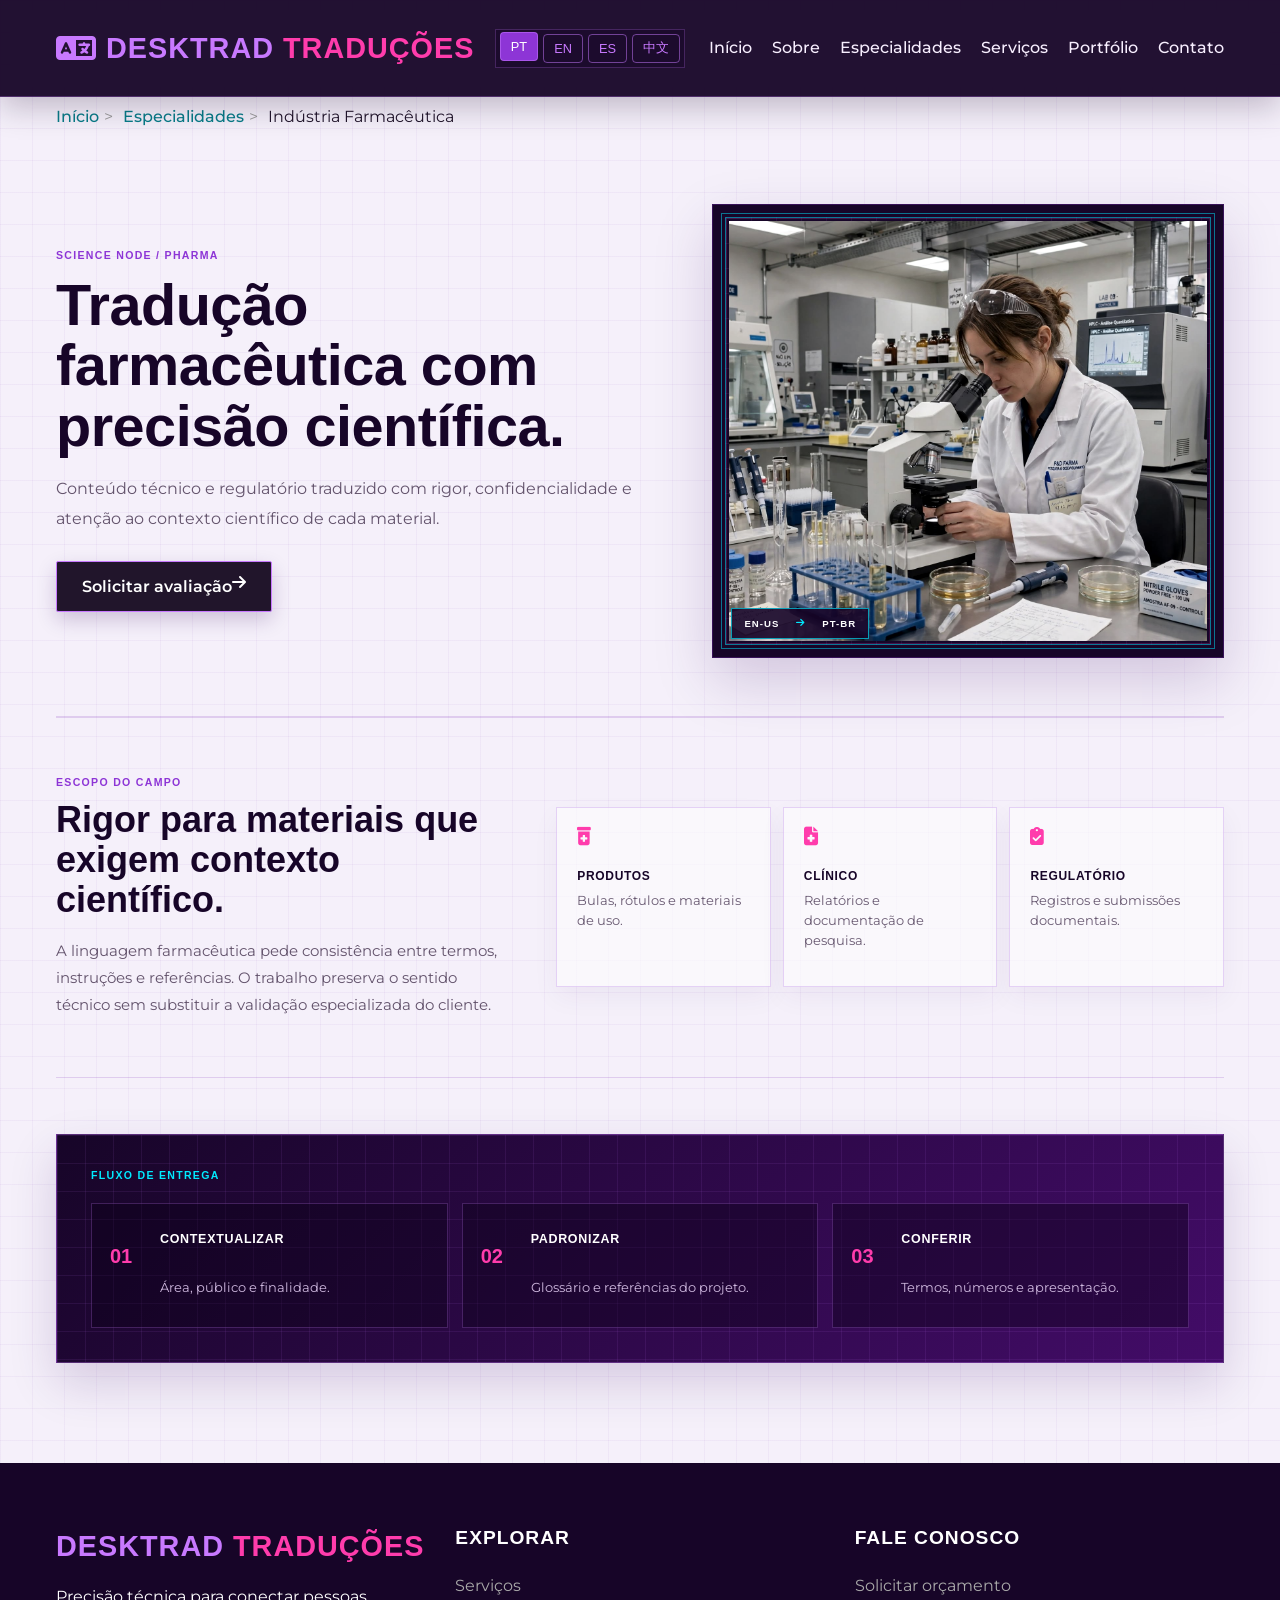
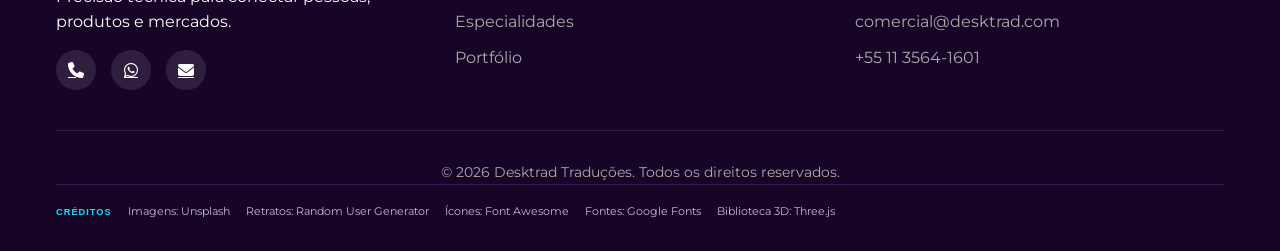
<file: nobo tesste/especialidade-farmaceutica.html>
<!DOCTYPE html>
<html lang="pt-BR">
<head>
<meta charset="UTF-8"><meta name="viewport" content="width=device-width, initial-scale=1.0">
<title>Tradução para Indústria Farmacêutica | Desktrad</title>
<meta name="description" content="Tradução farmacêutica para bulas, rótulos, relatórios clínicos e documentos regulatórios, com rigor terminológico e revisão humana.">
<link rel="canonical" href="https://www.desktrad.com/especialidade-farmaceutica.html">
<meta property="og:type" content="website"><meta property="og:title" content="Tradução para Indústria Farmacêutica | Desktrad"><meta property="og:description" content="Conteúdo científico e regulatório traduzido com rigor e confidencialidade.">
<link rel="stylesheet" href="https://cdnjs.cloudflare.com/ajax/libs/font-awesome/6.4.0/css/all.min.css"><link href="https://fonts.googleapis.com/css2?family=Montserrat:wght@300;400;500;600;700;800&display=swap" rel="stylesheet"><link rel="stylesheet" href="css/style.css"><link rel="stylesheet" href="css/specialty-details.css">
</head>
<body><header id="site-header"></header><div class="mobile-menu" id="mobileMenu"></div><div class="overlay" id="overlay"></div><nav class="breadcrumbs"><div class="container"><ol><li><a href="index.html">Início</a></li><li><a href="specialities.html">Especialidades</a></li><li>Indústria Farmacêutica</li></ol></div></nav>
<main class="page-content specialty-detail-page" data-specialty="farmaceutica"><div class="container"><section class="specialty-detail-hero"><div><span class="eyebrow">SCIENCE NODE / PHARMA</span><h1>Tradução farmacêutica com precisão científica.</h1><p>Conteúdo técnico e regulatório traduzido com rigor, confidencialidade e atenção ao contexto científico de cada material.</p><a class="cta-button" href="contact.html">Solicitar avaliação <i class="fas fa-arrow-right"></i></a></div><div class="specialty-image-frame has-image-credit"><img src="pharma_lab_researcher.jpg" alt="Pesquisadora trabalhando em laboratório farmacêutico"><span class="detail-signal">EN-US <i class="fas fa-arrow-right"></i> PT-BR</span></div></section><section class="specialty-detail-content"><div><span class="eyebrow">ESCOPO DO CAMPO</span><h2>Rigor para materiais que exigem contexto científico.</h2><p>A linguagem farmacêutica pede consistência entre termos, instruções e referências. O trabalho preserva o sentido técnico sem substituir a validação especializada do cliente.</p></div><div class="detail-checks"><div><i class="fas fa-prescription-bottle-medical"></i><b>Produtos</b><span>Bulas, rótulos e materiais de uso.</span></div><div><i class="fas fa-file-medical"></i><b>Clínico</b><span>Relatórios e documentação de pesquisa.</span></div><div><i class="fas fa-clipboard-check"></i><b>Regulatório</b><span>Registros e submissões documentais.</span></div></div></section><section class="detail-flow"><span class="eyebrow">FLUXO DE ENTREGA</span><div class="detail-flow-grid"><div><strong>01</strong><b>Contextualizar</b><span>Área, público e finalidade.</span></div><div><strong>02</strong><b>Padronizar</b><span>Glossário e referências do projeto.</span></div><div><strong>03</strong><b>Conferir</b><span>Termos, números e apresentação.</span></div></div></section></div></main><footer></footer><script src="css/js/main.js"></script><script src="css/js/translations.js"></script><script src="css/js/site-localization.js"></script>
</body></html>
</file>
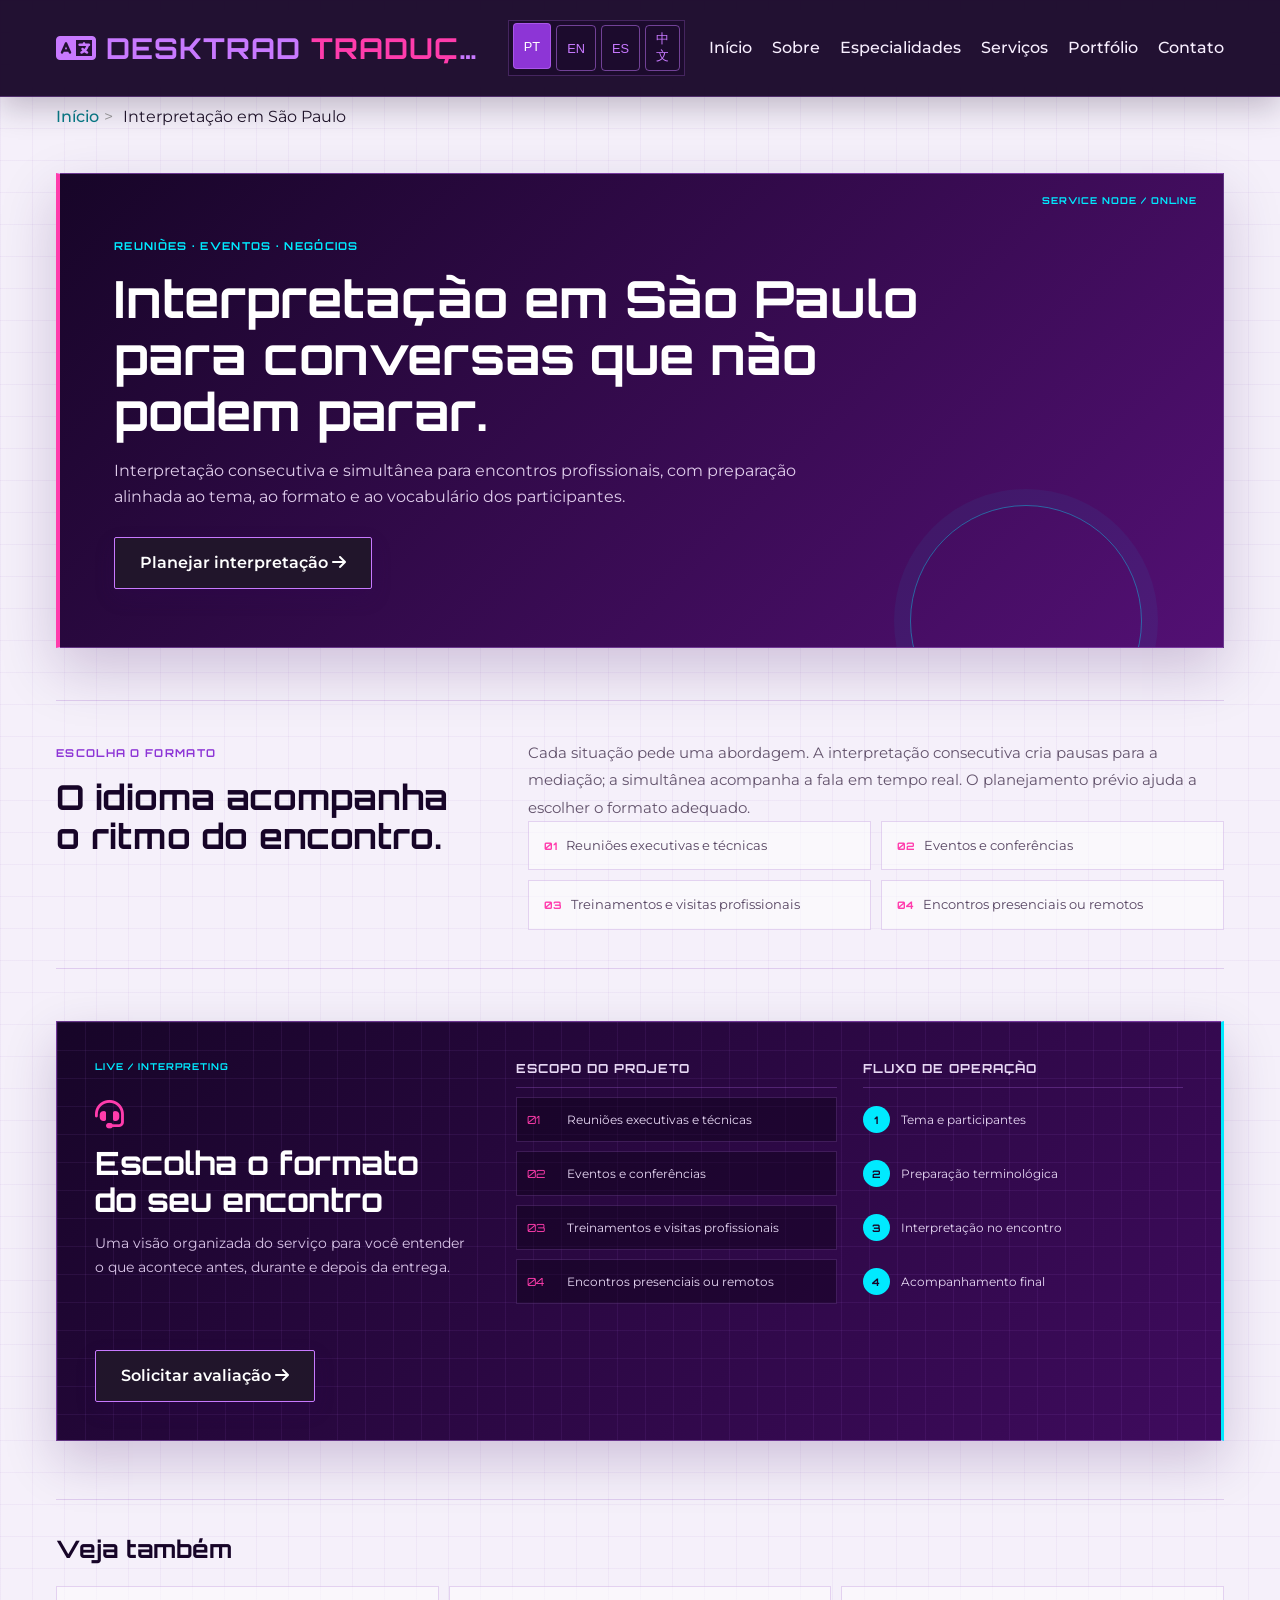
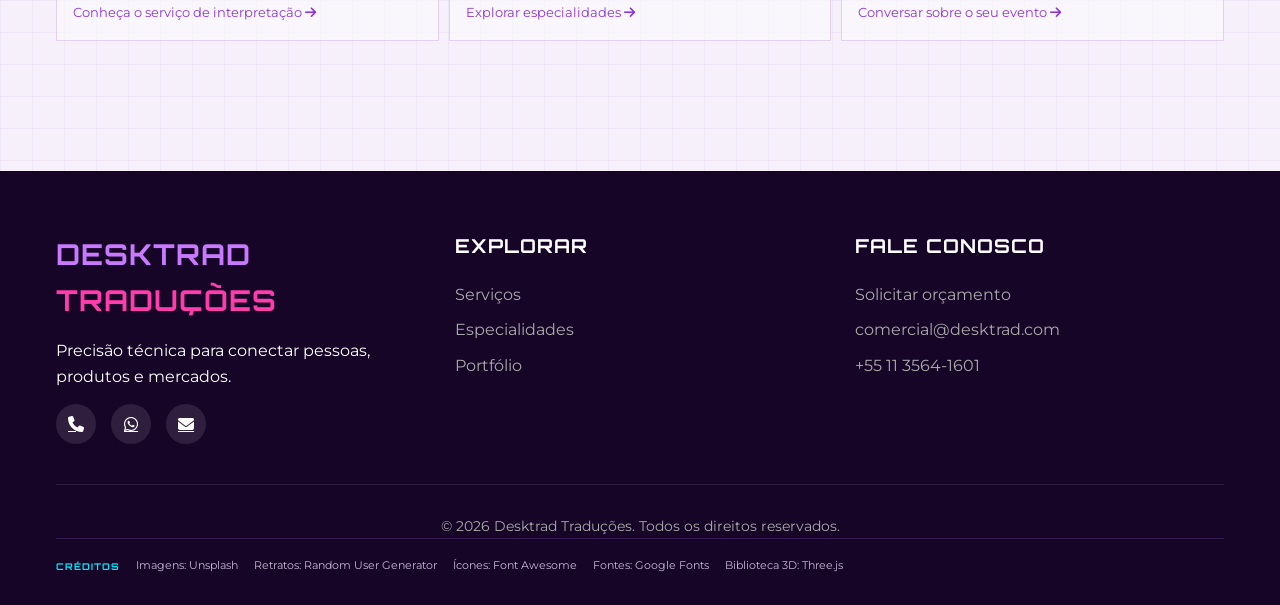
<file: nobo tesste/interpretacao-sao-paulo.html>
<!DOCTYPE html>
<html lang="pt-BR">
<head>
    <meta charset="UTF-8"><meta name="viewport" content="width=device-width, initial-scale=1.0">
    <title>Interpretação em São Paulo | Desktrad</title>
    <meta name="description" content="Serviços de interpretação em São Paulo para reuniões, eventos e encontros profissionais. Interpretação consecutiva e simultânea conforme o contexto.">
    <meta name="robots" content="index, follow"><link rel="canonical" href="https://www.desktrad.com/interpretacao-sao-paulo.html">
    <meta property="og:type" content="website"><meta property="og:title" content="Interpretação em São Paulo | Desktrad"><meta property="og:url" content="https://www.desktrad.com/interpretacao-sao-paulo.html"><meta property="og:description" content="Interpretação consecutiva e simultânea para comunicação profissional em São Paulo.">
    <link rel="stylesheet" href="https://cdnjs.cloudflare.com/ajax/libs/font-awesome/6.4.0/css/all.min.css"><link href="https://fonts.googleapis.com/css2?family=Montserrat:wght@300;400;500;600;700;800&family=Orbitron:wght@400;500;600;700&display=swap" rel="stylesheet"><link rel="stylesheet" href="css/style.css">
    <script type="application/ld+json">{"@context":"https://schema.org","@type":"Service","name":"Interpretação em São Paulo","provider":{"@type":"Organization","name":"Desktrad Traduções","url":"https://www.desktrad.com"},"areaServed":"São Paulo","serviceType":"Interpretação"}</script>
</head>
<body><header id="site-header"></header><div class="mobile-menu" id="mobileMenu"></div><div class="overlay" id="overlay"></div>
<nav class="breadcrumbs"><div class="container"><ol><li><a href="index.html">Início</a></li><li>Interpretação em São Paulo</li></ol></div></nav>
<main class="page-content seo-page"><div class="container"><section class="seo-hero"><span class="eyebrow">Reuniões · Eventos · Negócios</span><h1>Interpretação em São Paulo para conversas que não podem parar.</h1><p>Interpretação consecutiva e simultânea para encontros profissionais, com preparação alinhada ao tema, ao formato e ao vocabulário dos participantes.</p><a href="contact.html" class="cta-button">Planejar interpretação <i class="fas fa-arrow-right"></i></a></section><section class="seo-columns"><div><span class="eyebrow">Escolha o formato</span><h2>O idioma acompanha o ritmo do encontro.</h2></div><div><p>Cada situação pede uma abordagem. A interpretação consecutiva cria pausas para a mediação; a simultânea acompanha a fala em tempo real. O planejamento prévio ajuda a escolher o formato adequado.</p><ul class="seo-checklist"><li>Reuniões executivas e técnicas</li><li>Eventos e conferências</li><li>Treinamentos e visitas profissionais</li><li>Encontros presenciais ou remotos</li></ul></div></section><section class="seo-links"><h2>Veja também</h2><div><a href="services.html#interpretacao">Conheça o serviço de interpretação <i class="fas fa-arrow-right"></i></a><a href="specialities.html">Explorar especialidades <i class="fas fa-arrow-right"></i></a><a href="contact.html">Conversar sobre o seu evento <i class="fas fa-arrow-right"></i></a></div></section></div></main><footer></footer><script src="css/js/main.js"></script><script src="css/js/translations.js"></script>    <script src="css/js/site-localization.js"></script>
</body></html>
</file>
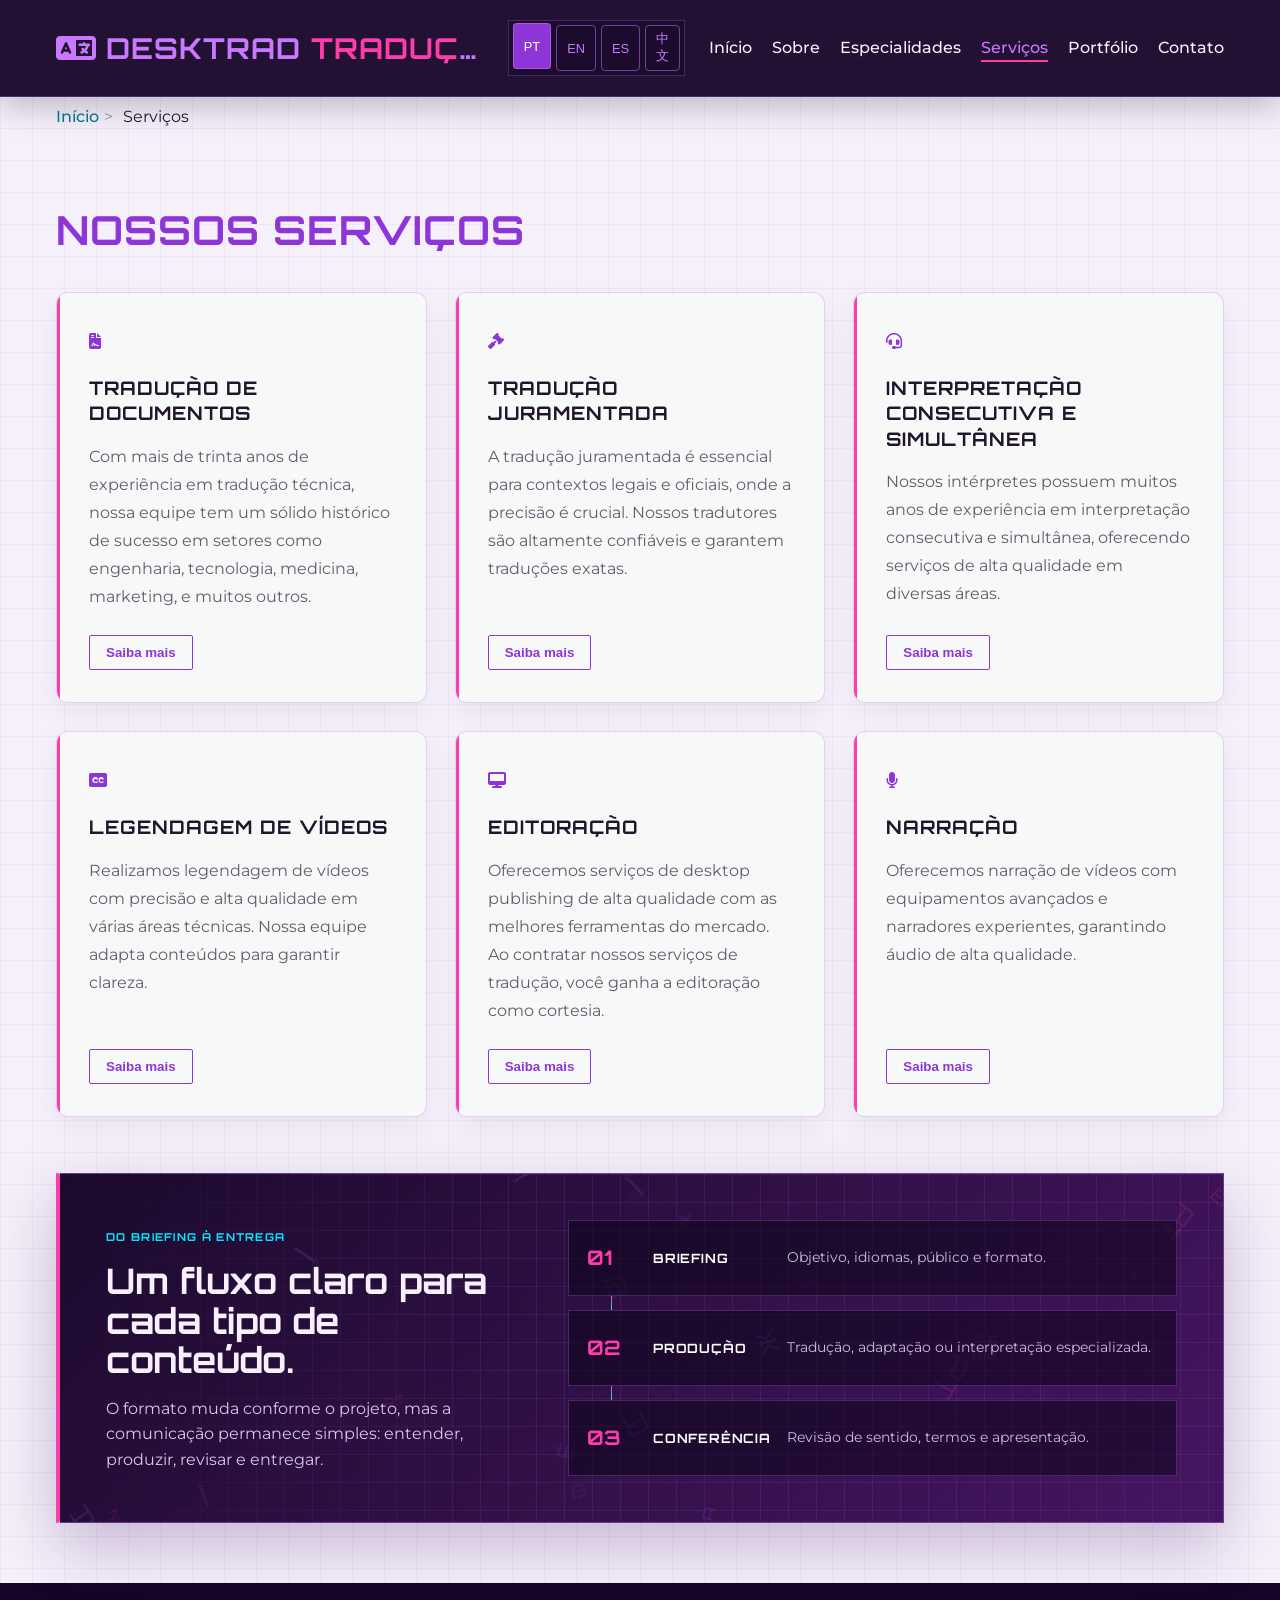
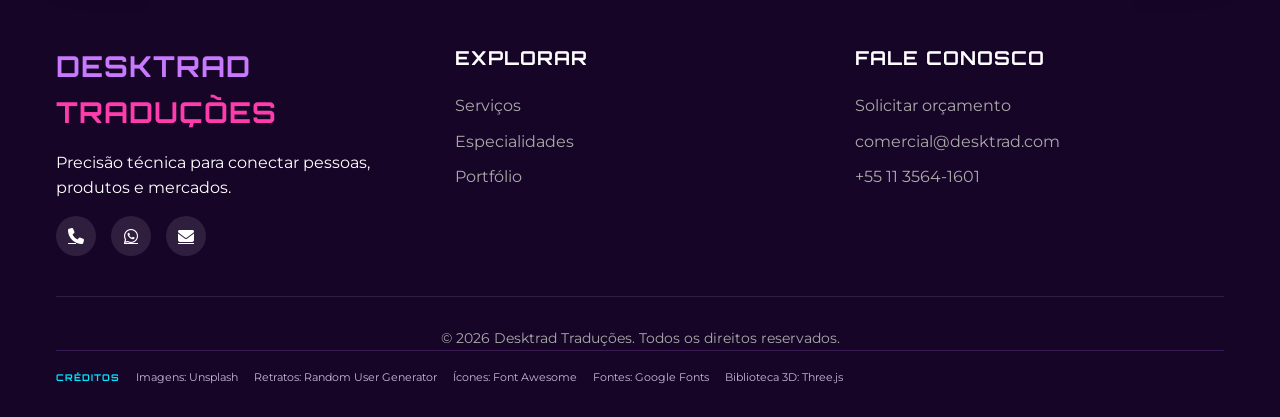
<file: nobo tesste/services.html>
<!DOCTYPE html>
<html lang="pt">
<head>
    <meta charset="UTF-8">
    <meta name="viewport" content="width=device-width, initial-scale=1.0">
    <title>Serviços | Desktrad Traduções – Tradução, Interpretação e Legendagem</title>
    <meta name="description" content="Conheça nossos serviços: tradução de documentos, juramentada, interpretação consecutiva e simultânea, legendagem, editoração e narração. Qualidade e precisão.">
    <meta name="keywords" content="serviços de tradução, tradução juramentada, interpretação simultânea, legendagem, narração, editoração">
    <link rel="canonical" href="https://www.desktrad.com/services.html">
    <meta property="og:type" content="website"><meta property="og:url" content="https://www.desktrad.com/services.html">
    <meta property="og:title" content="Serviços | Desktrad Traduções"><meta property="og:description" content="Tradução, interpretação, legendagem e muito mais.">
    <meta property="og:image" content="https://www.desktrad.com/assets/og-services.jpg"><meta name="twitter:card" content="summary_large_image">
    <meta name="twitter:title" content="Serviços | Desktrad Traduções"><meta name="twitter:description" content="Tradução, interpretação, legendagem e muito mais.">
    <meta name="twitter:image" content="https://www.desktrad.com/assets/og-services.jpg">
    <link rel="stylesheet" href="https://cdnjs.cloudflare.com/ajax/libs/font-awesome/6.4.0/css/all.min.css">
    <link href="https://fonts.googleapis.com/css2?family=Montserrat:wght@300;400;500;600;700;800&family=Orbitron:wght@400;500;600;700&display=swap" rel="stylesheet">
    <link rel="stylesheet" href="css/style.css">
    <link rel="stylesheet" href="css/services-overrides.css">
</head>
<body>
<header id="site-header"></header><div class="mobile-menu" id="mobileMenu"></div><div class="overlay" id="overlay"></div>
<nav class="breadcrumbs"><div class="container"><ol><li><a href="index.html">Início</a></li><li>Serviços</li></ol></div></nav>
<main class="page-content"><div class="container">
<h1 class="page-title">Nossos Serviços</h1>
<div class="services-grid">
<div class="service-card" id="documentos" data-aos="zoom-in"><div class="service-icon"><i class="fas fa-file-contract"></i></div><h3>Tradução de Documentos</h3><p>Com mais de trinta anos de experiência em tradução técnica, nossa equipe tem um sólido histórico de sucesso em setores como engenharia, tecnologia, medicina, marketing, e muitos outros.</p><button class="service-modal-btn" data-modal="modal1">Saiba mais</button></div>
<div class="service-card" id="juramentada" data-aos="zoom-in" data-aos-delay="100"><div class="service-icon"><i class="fas fa-gavel"></i></div><h3>Tradução Juramentada</h3><p>A tradução juramentada é essencial para contextos legais e oficiais, onde a precisão é crucial. Nossos tradutores são altamente confiáveis e garantem traduções exatas.</p><button class="service-modal-btn" data-modal="modal2">Saiba mais</button></div>
<div class="service-card" id="interpretacao" data-aos="zoom-in" data-aos-delay="200"><div class="service-icon"><i class="fas fa-headset"></i></div><h3>Interpretação Consecutiva e Simultânea</h3><p>Nossos intérpretes possuem muitos anos de experiência em interpretação consecutiva e simultânea, oferecendo serviços de alta qualidade em diversas áreas.</p><button class="service-modal-btn" data-modal="modal3">Saiba mais</button></div>
<div class="service-card" id="legendagem" data-aos="zoom-in" data-aos-delay="300"><div class="service-icon"><i class="fas fa-closed-captioning"></i></div><h3>Legendagem de Vídeos</h3><p>Realizamos legendagem de vídeos com precisão e alta qualidade em várias áreas técnicas. Nossa equipe adapta conteúdos para garantir clareza.</p><button class="service-modal-btn" data-modal="modal4">Saiba mais</button></div>
<div class="service-card" id="editoracao" data-aos="zoom-in" data-aos-delay="400"><div class="service-icon"><i class="fas fa-desktop"></i></div><h3>Editoração</h3><p>Oferecemos serviços de desktop publishing de alta qualidade com as melhores ferramentas do mercado. Ao contratar nossos serviços de tradução, você ganha a editoração como cortesia.</p><button class="service-modal-btn" data-modal="modal5">Saiba mais</button></div>
<div class="service-card" id="narracao" data-aos="zoom-in" data-aos-delay="500"><div class="service-icon"><i class="fas fa-microphone"></i></div><h3>Narração</h3><p>Oferecemos narração de vídeos com equipamentos avançados e narradores experientes, garantindo áudio de alta qualidade.</p><button class="service-modal-btn" data-modal="modal6">Saiba mais</button></div>
</div>
<section class="service-journey"><canvas id="hero-canvas" class="journey-canvas" aria-hidden="true"></canvas><div><span class="eyebrow">Do briefing à entrega</span><h2>Um fluxo claro para cada tipo de conteúdo.</h2><p>O formato muda conforme o projeto, mas a comunicação permanece simples: entender, produzir, revisar e entregar.</p></div><div class="journey-steps"><div><strong>01</strong><b>Briefing</b><span>Objetivo, idiomas, público e formato.</span></div><div><strong>02</strong><b>Produção</b><span>Tradução, adaptação ou interpretação especializada.</span></div><div><strong>03</strong><b>Conferência</b><span>Revisão de sentido, termos e apresentação.</span></div></div></section>
</div></main>
<div class="modal" id="modal1"><div class="modal-content"><span class="modal-close">&times;</span><h2>Tradução de Documentos</h2><p>Nossa equipe de tradutores especializados oferece tradução de documentos técnicos, comerciais, financeiros e jurídicos com precisão e confidencialidade.</p><ul><li>Manuais técnicos</li><li>Contratos</li><li>Relatórios financeiros</li><li>Documentação de engenharia</li></ul></div></div>
<div class="modal" id="modal2"><div class="modal-content"><span class="modal-close">&times;</span><h2>Tradução Juramentada</h2><p>Traduções oficiais para documentos que precisam ser apresentados a órgãos públicos, instituições de ensino, empresas e processos internacionais.</p><ul><li>Certidões e documentos pessoais</li><li>Diplomas e históricos escolares</li><li>Contratos e procurações</li><li>Documentos para imigração</li></ul></div></div>
<div class="modal" id="modal3"><div class="modal-content"><span class="modal-close">&times;</span><h2>Interpretação Consecutiva e Simultânea</h2><p>Intérpretes preparados para reuniões, treinamentos, eventos e negociações, com preparação terminológica alinhada ao seu contexto.</p><ul><li>Reuniões executivas</li><li>Eventos e conferências</li><li>Treinamentos corporativos</li><li>Atendimento presencial ou remoto</li></ul></div></div>
<div class="modal" id="modal4"><div class="modal-content"><span class="modal-close">&times;</span><h2>Legendagem de Vídeos</h2><p>Adaptação e sincronização de conteúdo audiovisual para treinamento, comunicação corporativa, produtos e acessibilidade.</p><ul><li>Legendagem traduzida</li><li>Closed captions</li><li>Sincronização e revisão</li><li>Vídeos institucionais e técnicos</li></ul></div></div>
<div class="modal" id="modal5"><div class="modal-content"><span class="modal-close">&times;</span><h2>Editoração</h2><p>Preparação visual do arquivo traduzido para que tabelas, gráficos, imagens e hierarquia de informação acompanhem o material original.</p><ul><li>Manuais e apresentações</li><li>Diagramação de documentos</li><li>Recriação de tabelas e gráficos</li><li>Entrega pronta para publicação</li></ul></div></div>
<div class="modal" id="modal6"><div class="modal-content"><span class="modal-close">&times;</span><h2>Narração</h2><p>Produção de voz para vídeos, treinamentos e apresentações, com roteiro adaptado e direção compatível com o público e o objetivo.</p><ul><li>Narração institucional</li><li>Treinamentos e e-learning</li><li>Vozes em diferentes idiomas</li><li>Áudio revisado e pronto para edição</li></ul></div></div>
<footer></footer>
<script src="css/js/main.js"></script><script src="css/js/canvas-animations.js"></script><script src="css/js/translations.js"></script><script src="css/js/services-translations.js"></script>
<script src="css/js/site-localization.js"></script>
<script src="css/js/services-localization-final.js"></script>
</body></html>
</file>
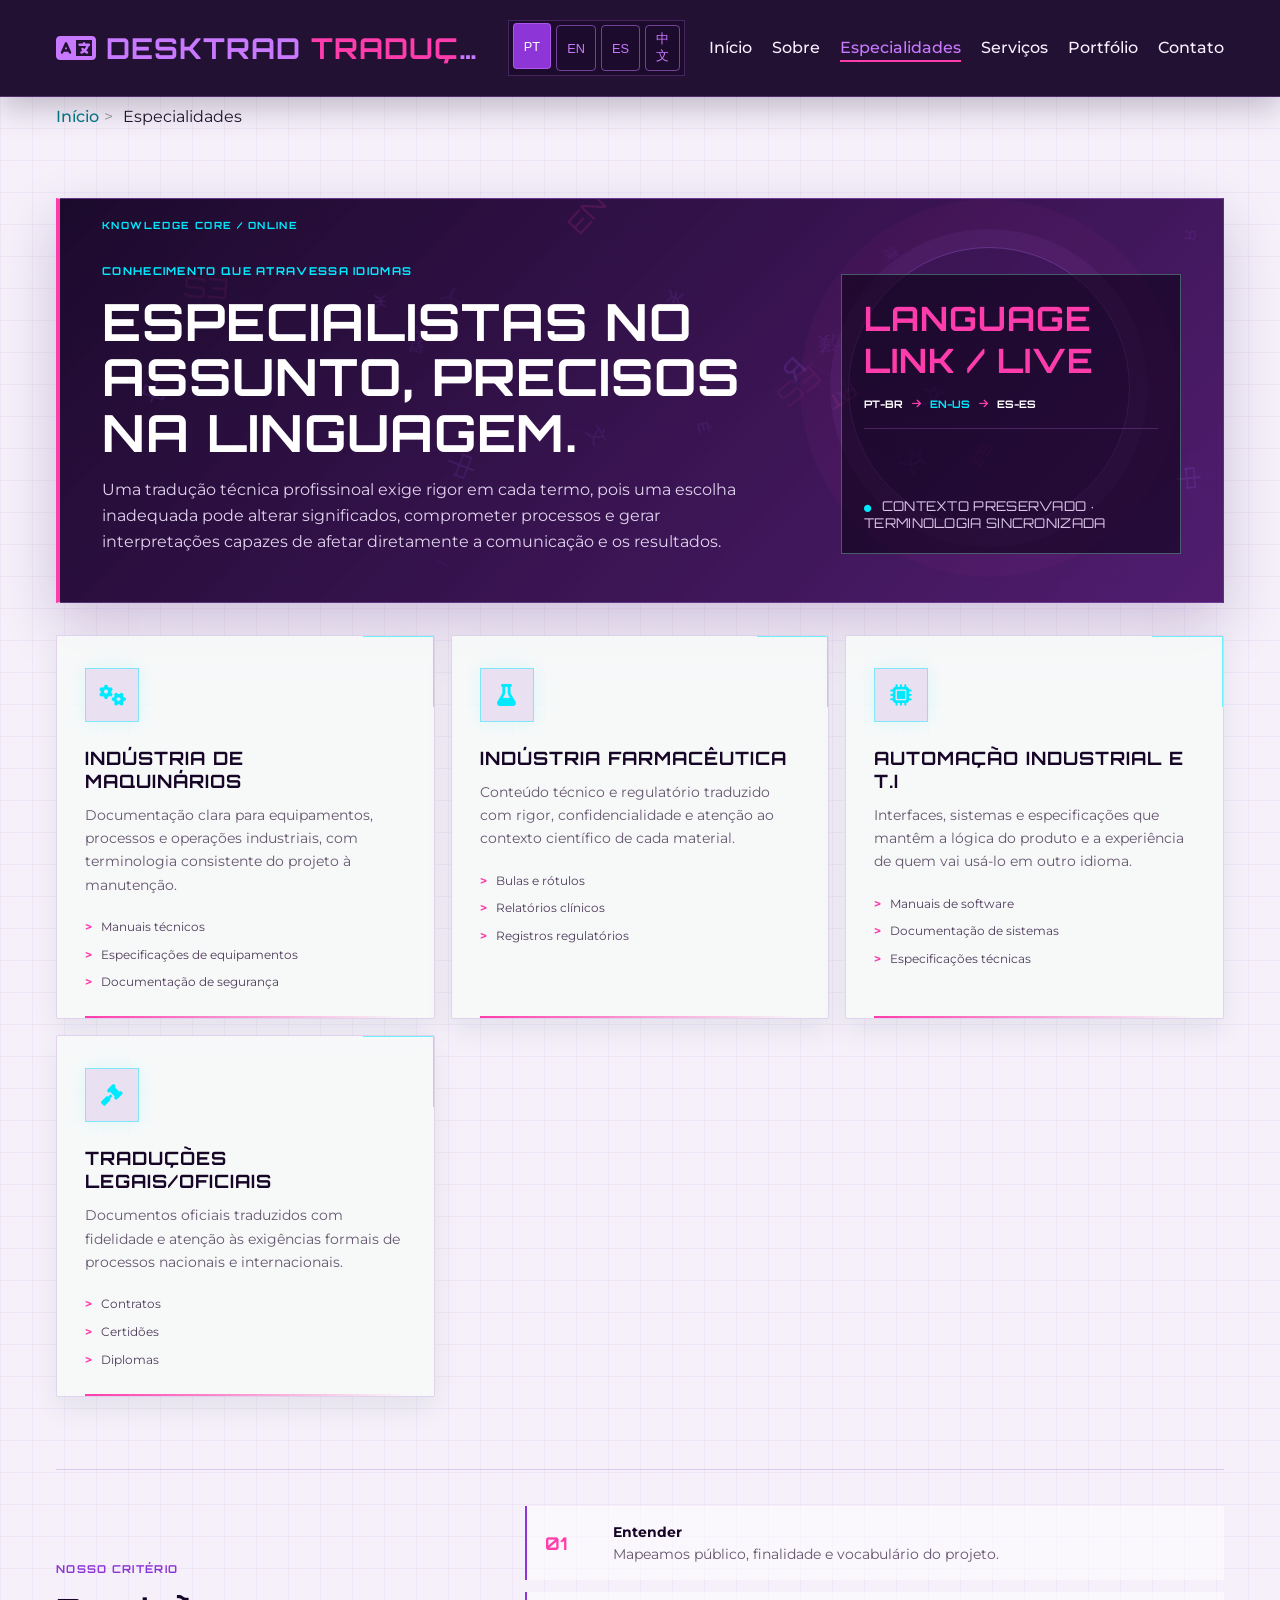
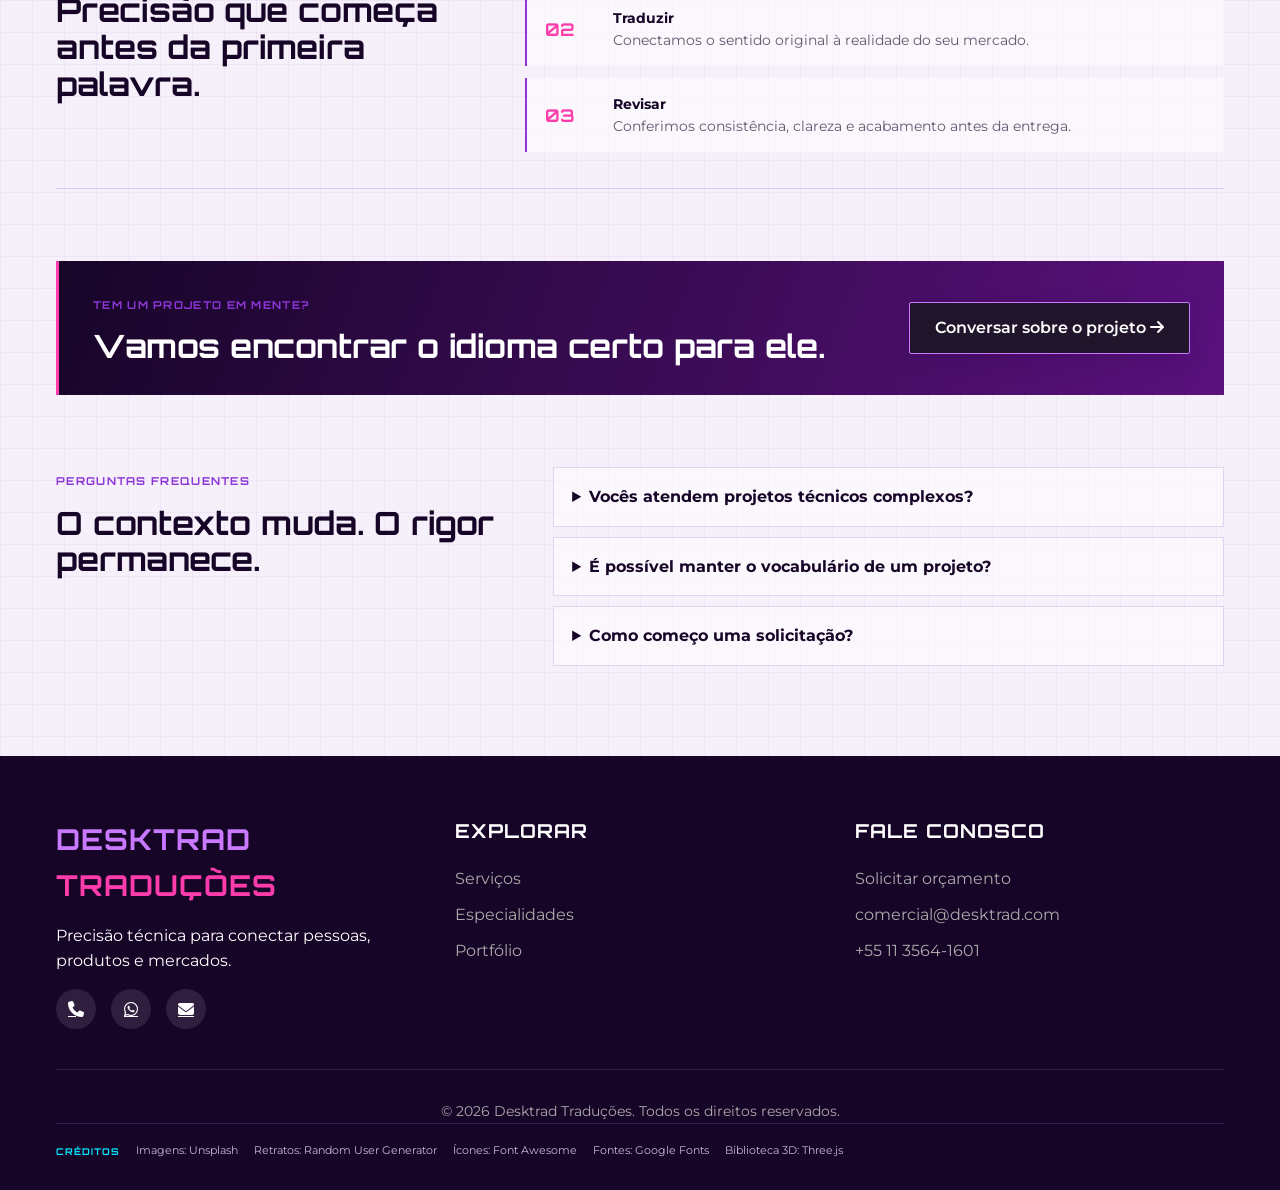
<file: nobo tesste/specialities.html>
<!DOCTYPE html>
<html lang="pt">
<head>
    <meta charset="UTF-8">
    <meta name="viewport" content="width=device-width, initial-scale=1.0">
    <title>Especialidades | Desktrad Traduções – Tradução Técnica e Científica</title>
    <meta name="description" content="Especialidades da Desktrad: indústria de maquinários, farmacêutica, automação industrial, T.I e traduções legais. Precisão terminológica em cada projeto.">
    <meta name="keywords" content="tradução técnica, tradução industrial, tradução farmacêutica, automação, tradução jurídica, especialidades de tradução">
    <link rel="canonical" href="https://www.desktrad.com/specialities.html">
    <meta property="og:type" content="website">
    <meta property="og:url" content="https://www.desktrad.com/specialities.html">
    <meta property="og:title" content="Especialidades | Desktrad Traduções">
    <meta property="og:description" content="Tradução técnica de precisão em diversos setores industriais.">
    <meta property="og:image" content="https://www.desktrad.com/assets/og-specialties.jpg">
    <meta name="twitter:card" content="summary_large_image">
    <meta name="twitter:title" content="Especialidades | Desktrad Traduções">
    <meta name="twitter:description" content="Tradução técnica de precisão em diversos setores industriais.">
    <meta name="twitter:image" content="https://www.desktrad.com/assets/og-specialties.jpg">
    <link rel="stylesheet" href="https://cdnjs.cloudflare.com/ajax/libs/font-awesome/6.4.0/css/all.min.css">
    <link href="https://fonts.googleapis.com/css2?family=Montserrat:wght@300;400;500;600;700;800&family=Orbitron:wght@400;500;600;700&display=swap" rel="stylesheet">
    <link rel="stylesheet" href="css/style.css">
</head>
<body>
    <!-- Header (active on Especialidades) -->
    <header id="site-header"></header>
    <div class="mobile-menu" id="mobileMenu"></div>
    <div class="overlay" id="overlay"></div>

    <nav class="breadcrumbs">
        <div class="container"><ol><li><a href="index.html">Início</a></li><li>Especialidades</li></ol></div>
    </nav>

    <main class="page-content specialties-page">
        <div class="container">
            <section class="page-intro">
                <canvas id="hero-canvas" aria-hidden="true"></canvas>
                <div>
                    <span class="eyebrow">Conhecimento que atravessa idiomas</span>
                    <h1 class="page-title">Especialistas no assunto, precisos na linguagem.</h1>
                    <p class="page-lead">Uma tradução técnica profissinoal exige rigor em cada termo, pois uma escolha inadequada pode alterar significados, comprometer processos e gerar interpretações capazes de afetar diretamente a comunicação e os resultados.</p>
                </div>
                <div class="intro-note language-core" aria-label="Núcleo de idiomas em operação">
                    <span class="core-label">LANGUAGE LINK / LIVE</span>
                    <div class="language-route"><b>PT-BR</b><i class="fas fa-arrow-right"></i><b>EN-US</b><i class="fas fa-arrow-right"></i><b>ES-ES</b></div>
                    <div class="technical-phrases" aria-live="polite">
                        <span>O equipamento deve ser instalado em área ventilada.</span>
                        <span>The equipment must be installed in a ventilated area.</span>
                        <span>El equipo debe instalarse en un área ventilada.</span>
                    </div>
                    <p class="core-status"><i class="fas fa-circle"></i> contexto preservado · terminologia sincronizada</p>
                </div>
            </section>
            <div class="specialty-grid">
                <a class="specialty-card" href="especialidade-maquinarios.html" id="maquinarios" data-aos="fade-up">
                    <div class="specialty-icon"><i class="fas fa-cogs"></i></div>
                    <h2>Indústria de Maquinários</h2>
                    <p>Documentação clara para equipamentos, processos e operações industriais, com terminologia consistente do projeto à manutenção.</p>
                    <ul class="specialty-list">
                        <li>Manuais técnicos</li>
                        <li>Especificações de equipamentos</li>
                        <li>Documentação de segurança</li>
                    </ul>
                </a>
                <a class="specialty-card" href="especialidade-farmaceutica.html" id="farmaceutica" data-aos="fade-up" data-aos-delay="100">
                    <div class="specialty-icon"><i class="fas fa-flask"></i></div>
                    <h2>Indústria Farmacêutica</h2>
                    <p>Conteúdo técnico e regulatório traduzido com rigor, confidencialidade e atenção ao contexto científico de cada material.</p>
                    <ul class="specialty-list">
                        <li>Bulas e rótulos</li>
                        <li>Relatórios clínicos</li>
                        <li>Registros regulatórios</li>
                    </ul>
                </a>
                <a class="specialty-card" href="especialidade-automacao.html" id="automacao" data-aos="fade-up" data-aos-delay="200">
                    <div class="specialty-icon"><i class="fas fa-microchip"></i></div>
                    <h2>Automação Industrial e T.I</h2>
                    <p>Interfaces, sistemas e especificações que mantêm a lógica do produto e a experiência de quem vai usá-lo em outro idioma.</p>
                    <ul class="specialty-list">
                        <li>Manuais de software</li>
                        <li>Documentação de sistemas</li>
                        <li>Especificações técnicas</li>
                    </ul>
                </a>
                <a class="specialty-card" href="especialidade-legais.html" id="legais" data-aos="fade-up" data-aos-delay="300">
                    <div class="specialty-icon"><i class="fas fa-gavel"></i></div>
                    <h2>Traduções Legais/Oficiais</h2>
                    <p>Documentos oficiais traduzidos com fidelidade e atenção às exigências formais de processos nacionais e internacionais.</p>
                    <ul class="specialty-list">
                        <li>Contratos</li>
                        <li>Certidões</li>
                        <li>Diplomas</li>
                    </ul>
                </a>
            </div>
            <section class="specialties-process">
                <div>
                    <span class="eyebrow">Nosso critério</span>
                    <h2>Precisão que começa antes da primeira palavra.</h2>
                </div>
                <div class="process-list">
                    <div><strong>01</strong><p><b>Entender</b><br>Mapeamos público, finalidade e vocabulário do projeto.</p></div>
                    <div><strong>02</strong><p><b>Traduzir</b><br>Conectamos o sentido original à realidade do seu mercado.</p></div>
                    <div><strong>03</strong><p><b>Revisar</b><br>Conferimos consistência, clareza e acabamento antes da entrega.</p></div>
                </div>
            </section>
            <section class="page-cta">
                <div><span class="eyebrow">Tem um projeto em mente?</span><h2>Vamos encontrar o idioma certo para ele.</h2></div>
                <a href="contact.html" class="cta-button">Conversar sobre o projeto <i class="fas fa-arrow-right"></i></a>
            </section>
            <section class="inner-faq">
                <div><span class="eyebrow">Perguntas frequentes</span><h2>O contexto muda. O rigor permanece.</h2></div>
                <div class="faq-list"><details><summary>Vocês atendem projetos técnicos complexos?</summary><p>Sim. A análise inicial identifica o setor, o público e a terminologia necessária antes da definição do fluxo.</p></details><details><summary>É possível manter o vocabulário de um projeto?</summary><p>Sim. Glossários e referências fornecidos pelo cliente ajudam a manter escolhas consistentes em todas as entregas.</p></details><details><summary>Como começo uma solicitação?</summary><p>Envie o material, os idiomas e o objetivo do projeto pela página de contato para receber uma orientação inicial.</p></details></div>
            </section>
        </div>
    </main>

    <!-- Footer -->
    <footer></footer>
    <script src="css/js/main.js"></script>
    <script src="css/js/canvas-animations.js"></script>
    <script src="css/js/translations.js"></script>
    <script src="css/js/site-localization.js"></script>
</body>
</html>
</file>
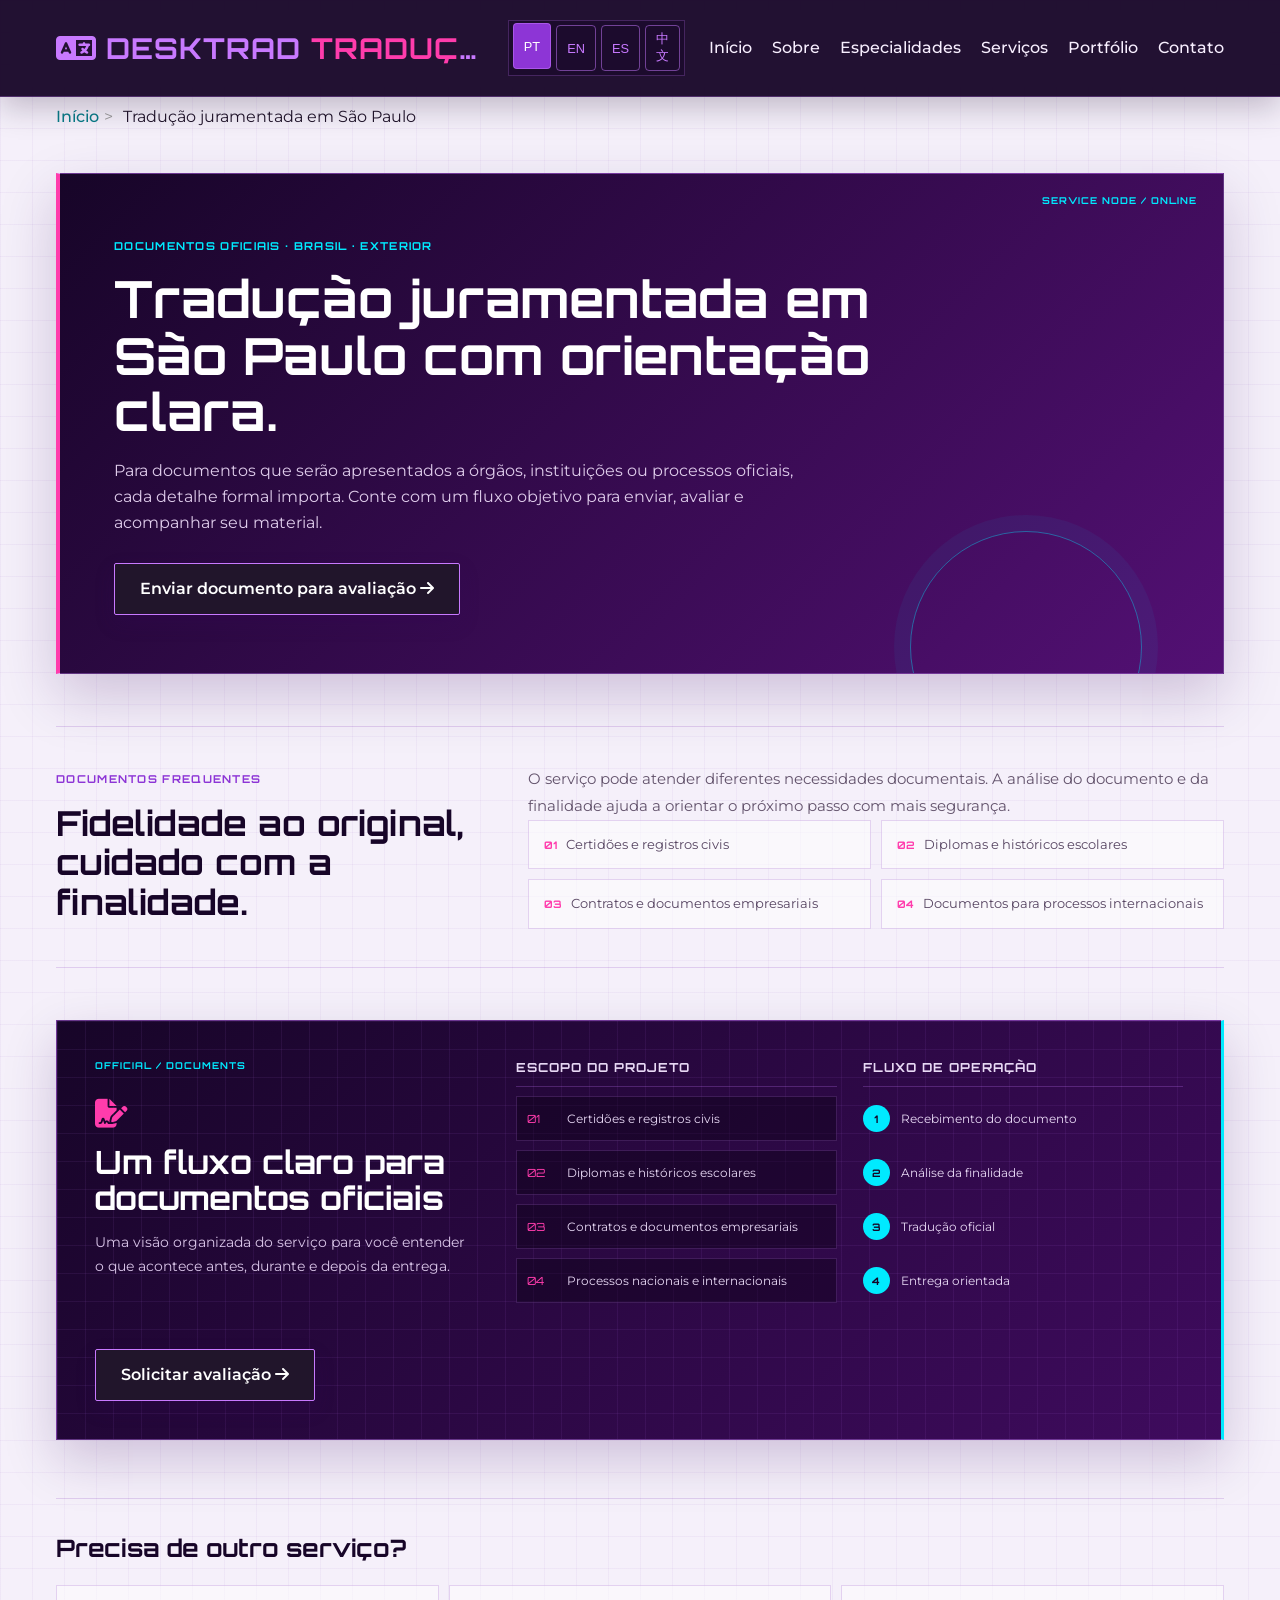
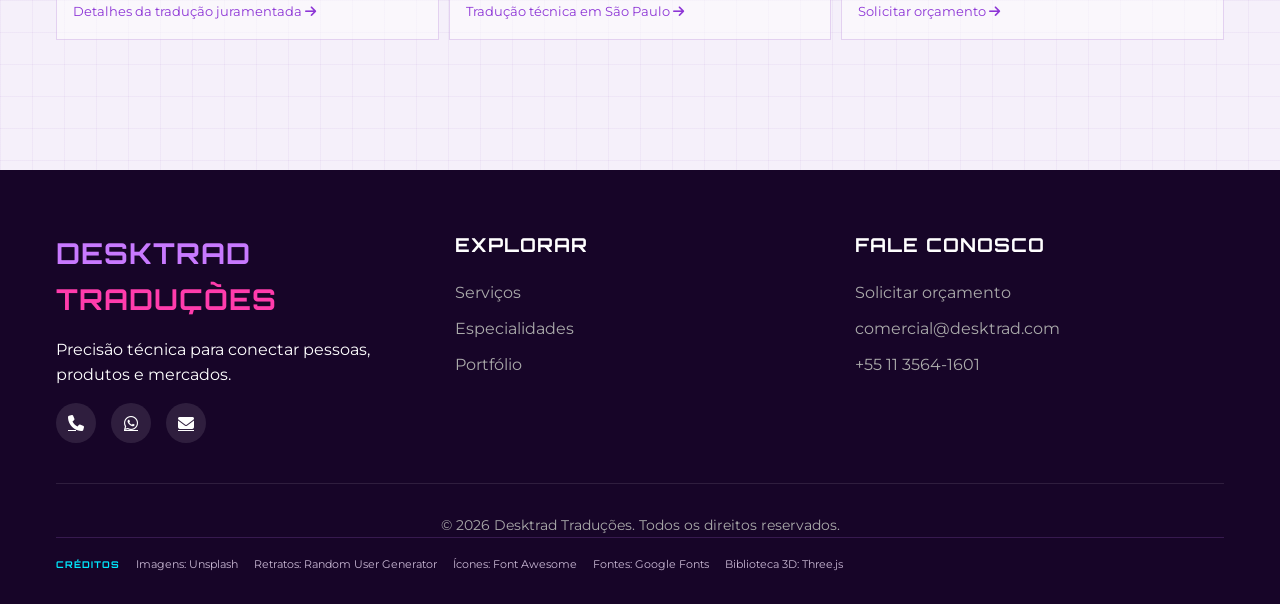
<file: nobo tesste/traducao-juramentada-sao-paulo.html>
<!DOCTYPE html>
<html lang="pt-BR">
<head>
    <meta charset="UTF-8"><meta name="viewport" content="width=device-width, initial-scale=1.0">
    <title>Tradução Juramentada em São Paulo | Desktrad</title>
    <meta name="description" content="Tradução juramentada em São Paulo para certidões, diplomas, contratos e documentos oficiais. Entenda o serviço e solicite uma avaliação.">
    <meta name="robots" content="index, follow"><link rel="canonical" href="https://www.desktrad.com/traducao-juramentada-sao-paulo.html">
    <meta property="og:type" content="website"><meta property="og:title" content="Tradução Juramentada em São Paulo | Desktrad"><meta property="og:url" content="https://www.desktrad.com/traducao-juramentada-sao-paulo.html"><meta property="og:description" content="Documentos oficiais traduzidos com fidelidade e atenção às exigências formais.">
    <link rel="stylesheet" href="https://cdnjs.cloudflare.com/ajax/libs/font-awesome/6.4.0/css/all.min.css"><link href="https://fonts.googleapis.com/css2?family=Montserrat:wght@300;400;500;600;700;800&family=Orbitron:wght@400;500;600;700&display=swap" rel="stylesheet"><link rel="stylesheet" href="css/style.css">
    <script type="application/ld+json">{"@context":"https://schema.org","@type":"Service","name":"Tradução juramentada em São Paulo","provider":{"@type":"Organization","name":"Desktrad Traduções","url":"https://www.desktrad.com"},"areaServed":"São Paulo","serviceType":"Tradução juramentada"}</script>
</head>
<body><header id="site-header"></header><div class="mobile-menu" id="mobileMenu"></div><div class="overlay" id="overlay"></div>
<nav class="breadcrumbs"><div class="container"><ol><li><a href="index.html">Início</a></li><li>Tradução juramentada em São Paulo</li></ol></div></nav>
<main class="page-content seo-page"><div class="container"><section class="seo-hero"><span class="eyebrow">Documentos oficiais · Brasil · Exterior</span><h1>Tradução juramentada em São Paulo com orientação clara.</h1><p>Para documentos que serão apresentados a órgãos, instituições ou processos oficiais, cada detalhe formal importa. Conte com um fluxo objetivo para enviar, avaliar e acompanhar seu material.</p><a href="contact.html" class="cta-button">Enviar documento para avaliação <i class="fas fa-arrow-right"></i></a></section><section class="seo-columns"><div><span class="eyebrow">Documentos frequentes</span><h2>Fidelidade ao original, cuidado com a finalidade.</h2></div><div><p>O serviço pode atender diferentes necessidades documentais. A análise do documento e da finalidade ajuda a orientar o próximo passo com mais segurança.</p><ul class="seo-checklist"><li>Certidões e registros civis</li><li>Diplomas e históricos escolares</li><li>Contratos e documentos empresariais</li><li>Documentos para processos internacionais</li></ul></div></section><section class="seo-links"><h2>Precisa de outro serviço?</h2><div><a href="services.html#juramentada">Detalhes da tradução juramentada <i class="fas fa-arrow-right"></i></a><a href="traducao-tecnica-sao-paulo.html">Tradução técnica em São Paulo <i class="fas fa-arrow-right"></i></a><a href="contact.html">Solicitar orçamento <i class="fas fa-arrow-right"></i></a></div></section></div></main><footer></footer><script src="css/js/main.js"></script>    <script src="css/js/site-localization.js"></script>
</body></html>
</file>
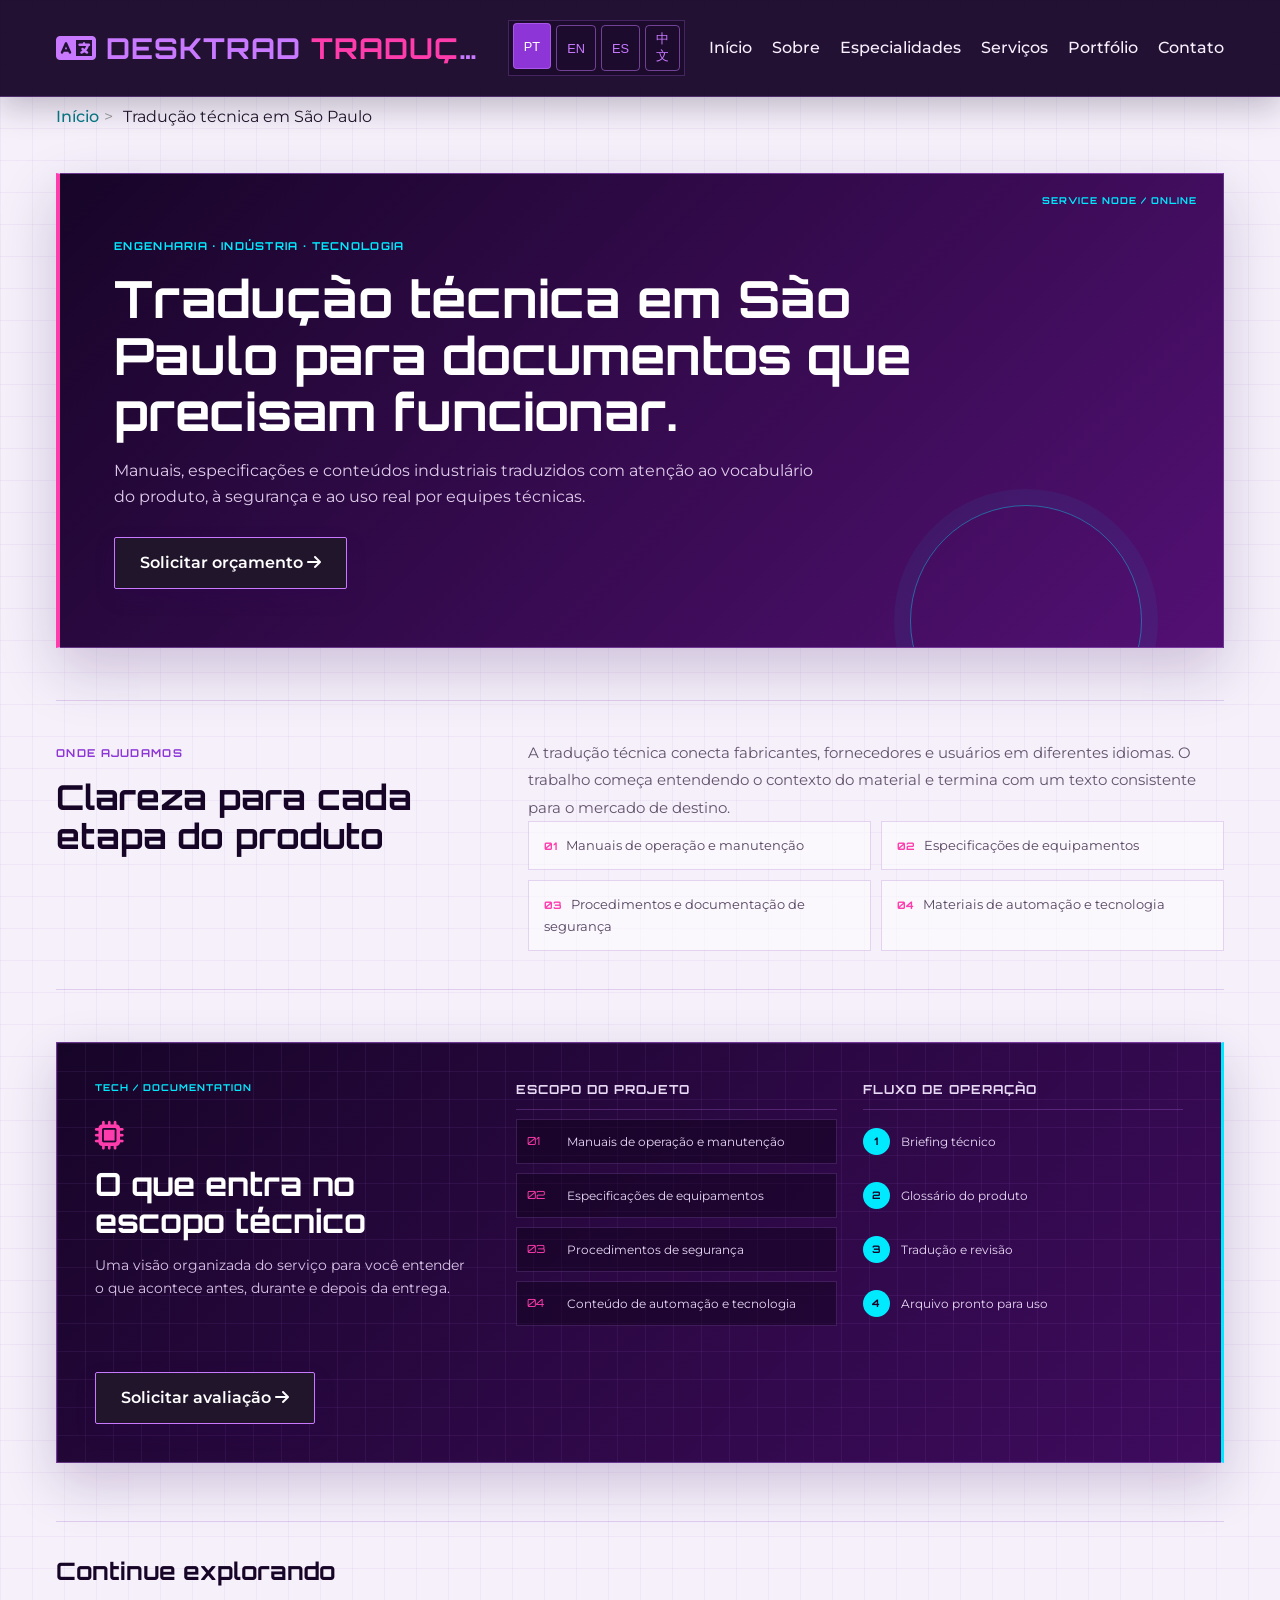
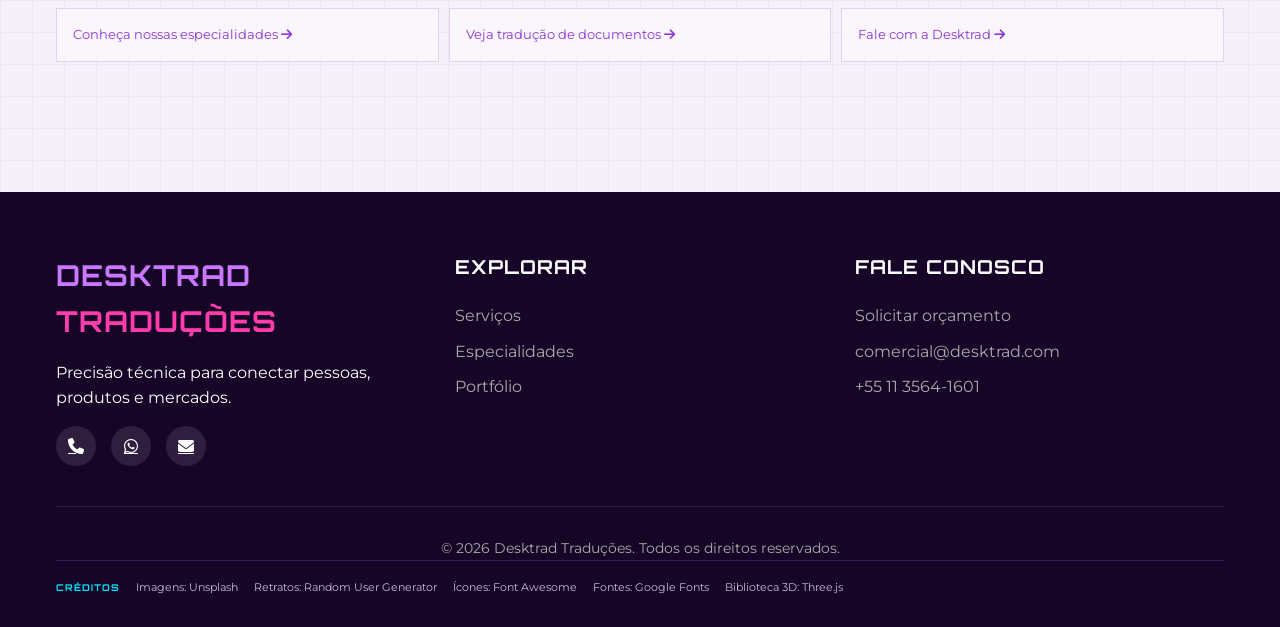
<file: nobo tesste/traducao-tecnica-sao-paulo.html>
<!DOCTYPE html>
<html lang="pt-BR">
<head>
    <meta charset="UTF-8">
    <meta name="viewport" content="width=device-width, initial-scale=1.0">
    <title>Tradução Técnica em São Paulo | Desktrad</title>
    <meta name="description" content="Tradução técnica em São Paulo para manuais, especificações, segurança e documentação industrial. Conheça o processo da Desktrad e solicite um orçamento.">
    <meta name="robots" content="index, follow">
    <link rel="canonical" href="https://www.desktrad.com/traducao-tecnica-sao-paulo.html">
    <meta property="og:type" content="website"><meta property="og:title" content="Tradução Técnica em São Paulo | Desktrad"><meta property="og:url" content="https://www.desktrad.com/traducao-tecnica-sao-paulo.html"><meta property="og:description" content="Tradução técnica para documentação industrial, engenharia e tecnologia.">
    <link rel="stylesheet" href="https://cdnjs.cloudflare.com/ajax/libs/font-awesome/6.4.0/css/all.min.css">
    <link href="https://fonts.googleapis.com/css2?family=Montserrat:wght@300;400;500;600;700;800&family=Orbitron:wght@400;500;600;700&display=swap" rel="stylesheet">
    <link rel="stylesheet" href="css/style.css">
    <script type="application/ld+json">{"@context":"https://schema.org","@type":"Service","name":"Tradução técnica em São Paulo","provider":{"@type":"Organization","name":"Desktrad Traduções","url":"https://www.desktrad.com"},"areaServed":"São Paulo","serviceType":"Tradução técnica"}</script>
</head>
<body>
<header id="site-header"></header><div class="mobile-menu" id="mobileMenu"></div><div class="overlay" id="overlay"></div>
<nav class="breadcrumbs"><div class="container"><ol><li><a href="index.html">Início</a></li><li>Tradução técnica em São Paulo</li></ol></div></nav>
<main class="page-content seo-page"><div class="container">
<section class="seo-hero"><span class="eyebrow">Engenharia · Indústria · Tecnologia</span><h1>Tradução técnica em São Paulo para documentos que precisam funcionar.</h1><p>Manuais, especificações e conteúdos industriais traduzidos com atenção ao vocabulário do produto, à segurança e ao uso real por equipes técnicas.</p><a href="contact.html" class="cta-button">Solicitar orçamento <i class="fas fa-arrow-right"></i></a></section>
<section class="seo-columns"><div><span class="eyebrow">Onde ajudamos</span><h2>Clareza para cada etapa do produto</h2></div><div><p>A tradução técnica conecta fabricantes, fornecedores e usuários em diferentes idiomas. O trabalho começa entendendo o contexto do material e termina com um texto consistente para o mercado de destino.</p><ul class="seo-checklist"><li>Manuais de operação e manutenção</li><li>Especificações de equipamentos</li><li>Procedimentos e documentação de segurança</li><li>Materiais de automação e tecnologia</li></ul></div></section>
<section class="seo-links"><h2>Continue explorando</h2><div><a href="specialities.html">Conheça nossas especialidades <i class="fas fa-arrow-right"></i></a><a href="services.html#documentos">Veja tradução de documentos <i class="fas fa-arrow-right"></i></a><a href="contact.html">Fale com a Desktrad <i class="fas fa-arrow-right"></i></a></div></section>
</div></main><footer></footer><script src="css/js/main.js"></script><script src="css/js/translations.js"></script>
    <script src="css/js/site-localization.js"></script>
</body></html>
</file>
<file: nobo tesste/css/style.css>
:root {
    --primary: #6a0dad;
    --primary-light: #a85cff;
    --primary-dark: #33005c;
    --secondary: #ff3cac;
    --accent: #00d9ff;
    --light: #f8f6fb;
    --dark: #21152b;
    --gray: #ebe4f2;
}

* {
    margin: 0;
    padding: 0;
    box-sizing: border-box;
    max-width: 100%;
}

html, body {
    width: 100%;
    max-width: 100%;
    overflow-x: hidden;
    -webkit-text-size-adjust: 100%;
    scroll-padding-top: 104px;
    overscroll-behavior-x: none;
}
body {
    font-family: 'Montserrat', sans-serif;
    background: var(--light);
    color: var(--dark);
    line-height: 1.6;
    min-width: 320px;
    position: relative;
}
img, video, canvas, svg { max-width: 100%; height: auto; }
h1, h2, h3, h4 { font-family: 'Orbitron', sans-serif; font-weight: 700; text-transform: uppercase; letter-spacing: 1px; }

.container {
    width: 100%;
    max-width: 1200px;
    margin: 0 auto;
    padding: 0 max(16px, env(safe-area-inset-right)) 0 max(16px, env(safe-area-inset-left));
    box-sizing: border-box;
}

#site-header {
    position: fixed;
    top: 0;
    left: 0;
    width: 100%;
    z-index: 1000;
    padding: 20px 0;
    transition: all 0.4s ease;
    background: rgba(248,246,251,.92);
    border-bottom: 1px solid rgba(51,0,92,.1);
    box-shadow: 0 6px 24px rgba(51,0,92,.08);
    backdrop-filter: blur(14px);
}
.header-container {
    display: flex;
    justify-content: space-between;
    align-items: center;
    width: 100%;
    padding: 0 16px;
    gap: 24px;
}
.logo {
    display: flex;
    align-items: center;
    text-decoration: none;
    color: var(--dark);
    flex: 0 0 auto;
    min-width: 0;
}
.logo i {
    font-size: 2rem;
    margin-right: 10px;
    color: var(--primary);
    animation: pulse 2s infinite;
}
.logo h1 {
    font-size: 1.8rem;
    color: var(--primary-dark);
    white-space: nowrap;
    overflow: visible;
    text-overflow: clip;
}
.logo h1 span { color: var(--secondary); }

.nav-container { display: flex; align-items: center; justify-content: flex-end; gap: 24px; margin-left: auto; }
.language-switcher { display: flex; gap: 5px; flex-wrap: nowrap; padding: 4px; border: 1px solid rgba(200, 121, 255, .24); background: rgba(23, 5, 40, .46); }
.lang-btn {
    background: rgba(255,255,255,0.9);
    border: 1px solid var(--primary);
    color: var(--primary);
    padding: 5px 10px;
    border-radius: 4px;
    cursor: pointer;
    font-size: 0.8rem;
    transition: all 0.3s;
}
.lang-btn.active, .lang-btn:hover { background: var(--primary); color: white; transform: translateY(-2px); }
nav ul { display: flex; list-style: none; gap: 20px; }
nav a {
    text-decoration: none;
    color: var(--dark);
    font-weight: 500;
    padding: 5px 0;
    position: relative;
    font-size: 1rem;
}
nav a.active { color: var(--primary); }
nav a::after { content: ''; position: absolute; bottom: 0; left: 0; width: 0; height: 2px; background: var(--primary); transition: width 0.3s; }
nav a:hover::after, nav a.active::after { width: 100%; }

.menu-toggle {
    display: none;
    flex-direction: column;
    justify-content: space-between;
    width: 30px;
    height: 21px;
    cursor: pointer;
    flex-shrink: 0;
    z-index: 1003;
}
.menu-toggle span { width: 100%; height: 3px; background: var(--primary); transition: all 0.3s; }

.dropdown { position: relative; }
.dropdown-content {
    display: none;
    position: absolute;
    background: white;
    min-width: 200px;
    box-shadow: 0 8px 16px rgba(0,0,0,0.1);
    border-radius: 5px;
    z-index: 1;
    top: 100%;
    left: 0;
}
.dropdown-content a {
    color: var(--dark);
    padding: 10px 15px;
    display: block;
    text-decoration: none;
    font-size: 0.9rem;
}
.dropdown-content a:hover { background: #f5f5f5; color: var(--primary); }
.dropdown:hover .dropdown-content { display: block; }

.mobile-menu {
    position: fixed;
    top: 0;
    right: -110%;
    left: auto;
    width: min(82vw, 350px);
    max-width: calc(100vw - 12px);
    height: 100vh;
    background: white;
    z-index: 1002;
    padding: 80px 30px 30px;
    transition: right 0.35s ease, opacity 0.25s ease;
    box-shadow: -5px 0 15px rgba(0,0,0,0.1);
    overflow-y: auto;
    overflow-x: hidden;
    opacity: 0;
    pointer-events: none;
}
.mobile-menu.active {
    right: 0;
    opacity: 1;
    pointer-events: auto;
}
.mobile-menu ul { list-style: none; display: flex; flex-direction: column; gap: 15px; }
.mobile-menu a { text-decoration: none; color: var(--dark); font-size: 1.2rem; padding: 10px 0; border-bottom: 1px solid #eee; }
.mobile-menu .cta-button { margin-top: 30px; width: 100%; text-align: center; color: #fff; border-bottom: 0; }
.overlay {
    position: fixed;
    top: 0;
    left: 0;
    width: 100%;
    height: 100%;
    background: rgba(0,0,0,0.5);
    z-index: 998;
    opacity: 0;
    visibility: hidden;
    transition: all 0.3s;
}
.overlay.active { opacity: 1; visibility: visible; }

.cta-button {
    display: inline-block;
    background: var(--primary-dark);
    color: white;
    padding: 12px 25px;
    border-radius: 7px;
    font-weight: 600;
    text-decoration: none;
    transition: all 0.3s;
    box-shadow: 0 8px 20px rgba(51,0,92,.2);
    border: none;
    cursor: pointer;
}
.cta-button:hover { background: var(--primary); transform: translateY(-3px); }
.cta-secondary {
    background: white;
    color: var(--primary-dark);
    border: 2px solid var(--primary-dark);
    box-shadow: 0 8px 20px rgba(51,0,92,.12);
}
.cta-secondary:hover { background: var(--primary-dark); color: #ffffff; }

.hero {
    min-height: 100vh;
    display: flex;
    align-items: center;
    position: relative;
    overflow: hidden;
    background: linear-gradient(135deg, #f5f5f5, #e8e8e8);
    padding: 110px 0 60px;
}
#hero-canvas {
    position: absolute;
    top: 0;
    left: 0;
    width: 100% !important;
    height: 100% !important;
    z-index: 1;
    pointer-events: none;
    max-width: 100%;
}
.hero-content {
    position: relative;
    z-index: 5;
    max-width: 650px;
    width: 100%;
}
.hero-badge {
    display: inline-block;
    background: var(--primary);
    color: white;
    padding: 5px 15px;
    border-radius: 20px;
    font-size: 0.9rem;
    margin-bottom: 15px;
}
.hero h1 { font-size: 3.5rem; line-height: 1.2; margin-bottom: 20px; }
.hero h1 span { color: var(--primary); }
.hero p { font-size: 1.2rem; margin-bottom: 30px; opacity: 0.9; }
.hero-buttons {
    display: flex;
    gap: 15px;
    flex-wrap: wrap;
}
.hero-lang-strip {
    margin-top: 30px;
    display: flex;
    gap: 10px;
    flex-wrap: wrap;
}
.hero-lang-strip span {
    width: 40px;
    height: 40px;
    background: white;
    border-radius: 50%;
    display: flex;
    align-items: center;
    justify-content: center;
    box-shadow: 0 4px 10px rgba(0,0,0,0.1);
    font-weight: bold;
    font-size: 1.1rem;
    animation: float 4s ease-in-out infinite;
}
.hero-lang-strip span:nth-child(odd) { animation-delay: 0.5s; }
.hero-home .container { display: grid; grid-template-columns: minmax(0, 1fr) minmax(300px, .72fr); gap: 70px; align-items: center; }
.hero-language-console {
    position: relative;
    z-index: 5;
    min-height: 290px;
    padding: 24px;
    overflow: hidden;
    color: #f8efff;
    background: linear-gradient(145deg, rgba(23, 5, 40, .96), rgba(65, 11, 94, .9));
    border: 1px solid rgba(200, 121, 255, .5);
    border-right: 3px solid var(--accent);
    box-shadow: 0 20px 55px rgba(51, 0, 92, .25), 0 0 28px rgba(0, 234, 255, .08);
}
.hero-language-console::before { content: ''; position: absolute; inset: 0; background-image: linear-gradient(rgba(200, 121, 255, .1) 1px, transparent 1px), linear-gradient(90deg, rgba(200, 121, 255, .1) 1px, transparent 1px); background-size: 25px 25px; opacity: .45; pointer-events: none; }
.hero-language-console::after { content: ''; position: absolute; width: 180px; height: 180px; right: -60px; bottom: -80px; border: 1px solid rgba(0, 234, 255, .5); border-radius: 50%; box-shadow: 0 0 0 16px rgba(0, 234, 255, .05), 0 0 0 34px rgba(255, 60, 172, .05); animation: console-orbit 12s linear infinite; }
.console-topline, .console-route, .console-readout, .console-glyphs { position: relative; z-index: 1; }
.console-topline { display: flex; justify-content: space-between; padding-bottom: 18px; border-bottom: 1px solid rgba(200, 121, 255, .25); color: var(--accent); font: 700 .62rem 'Orbitron', sans-serif; letter-spacing: 1.2px; }
.console-topline i { animation: signal 1.3s infinite; }
.console-route { display: flex; align-items: center; gap: 8px; padding: 22px 0 18px; }
.console-route b { color: #fff; font: 700 .7rem 'Orbitron', sans-serif; }
.console-route b:nth-of-type(2) { color: var(--accent); }
.console-route span { flex: 1; height: 1px; min-width: 15px; background: linear-gradient(90deg, var(--secondary), var(--accent)); box-shadow: 0 0 8px var(--accent); }
.console-phrase { position: relative; min-height: 72px; }
.console-phrase p { position: absolute; inset: 0; margin: 0; color: #e5d7ed; font-size: .86rem; line-height: 1.6; opacity: 0; animation: phrase-swap 2.5s infinite; }
.console-phrase p:nth-child(2) { animation-delay: .833s; }
.console-phrase p:nth-child(3) { animation-delay: 1.666s; }
.console-readout { display: flex; align-items: center; gap: 8px; padding-top: 18px; border-top: 1px solid rgba(200, 121, 255, .22); color: var(--accent); font: 700 .58rem 'Orbitron', sans-serif; letter-spacing: .5px; }
.console-readout i { color: #61ffc8; }
.console-readout small { margin-left: auto; color: #bfa7cf; font: .5rem 'Orbitron', sans-serif; }
.console-glyphs { display: flex; gap: 13px; margin-top: 25px; color: rgba(200, 121, 255, .45); font: 1rem 'Orbitron', sans-serif; }
@keyframes console-orbit { to { transform: rotate(360deg); } }
.scroll-indicator {
    position: absolute;
    bottom: 30px;
    left: 50%;
    transform: translateX(-50%);
    text-align: center;
    z-index: 5;
}
.mouse {
    width: 25px;
    height: 40px;
    border: 2px solid var(--primary);
    border-radius: 15px;
    margin: 0 auto 5px;
    position: relative;
}
.mouse span {
    display: block;
    width: 4px;
    height: 8px;
    background: var(--primary);
    border-radius: 2px;
    margin: 5px auto;
    animation: scroll 1.5s infinite;
}

.section-title { text-align: center; margin-bottom: 50px; }
.section-title h2 { font-size: 2.5rem; color: var(--primary); margin-bottom: 15px; }
.section-padding { padding-top: 96px; padding-bottom: 104px; }
.featured-specialties { padding-top: 112px; padding-bottom: 116px; }
.featured-specialties .section-title { margin-bottom: 58px; }

.specialty-preview-grid {
    display: grid;
    grid-template-columns: repeat(auto-fit, minmax(200px, 1fr));
    gap: 28px;
}
.specialty-preview-card {
    background: white;
    padding: 38px 28px;
    border-radius: 15px;
    text-align: center;
    text-decoration: none;
    color: var(--dark);
    box-shadow: 0 5px 15px rgba(0,0,0,0.05);
    transition: all 0.3s;
}
.specialty-preview-card:hover {
    transform: translateY(-10px);
    box-shadow: 0 15px 30px rgba(106,13,173,0.15);
}
.specialty-preview-card i { font-size: 2.5rem; color: var(--primary); margin-bottom: 15px; }

.stats-section { padding: 80px 0; background: linear-gradient(135deg, var(--primary-dark), var(--primary)); color: white; }
.stats-grid {
    display: grid;
    grid-template-columns: repeat(auto-fit, minmax(200px, 1fr));
    gap: 30px;
    text-align: center;
}
.stat-item {
    background: rgba(255,255,255,0.1);
    padding: 30px;
    border-radius: 15px;
    transition: transform 0.3s;
}
.stat-item:hover { transform: translateY(-10px); }
.stat-icon { font-size: 2.5rem; margin-bottom: 15px; }
.stat-number { font-size: 3rem; font-weight: 700; font-family: 'Orbitron', sans-serif; }
.stat-label { font-size: 1rem; margin-top: 10px; }

.quick-services { padding: 100px 0; }
.quick-services-grid {
    display: grid;
    grid-template-columns: repeat(auto-fit, minmax(220px, 1fr));
    gap: 25px;
    margin-bottom: 40px;
}
.quick-card {
    background: white;
    padding: 30px;
    border-radius: 15px;
    box-shadow: 0 10px 30px rgba(0,0,0,0.05);
    text-decoration: none;
    color: var(--dark);
    transition: all 0.3s;
    text-align: center;
}
.quick-card:hover { transform: translateY(-10px); box-shadow: 0 15px 40px rgba(106,13,173,0.15); }
.quick-card i { font-size: 2.5rem; color: var(--primary); margin-bottom: 15px; }
.quick-card h3 { font-size: 1.2rem; margin-bottom: 10px; }
.center-btn { text-align: center; }

.cta-section {
    padding: 80px 0;
    background: linear-gradient(135deg, var(--primary), var(--primary-light));
    text-align: center;
    color: white;
}
.cta-section h2 { font-size: 2.5rem; margin-bottom: 15px; }
.cta-section p { margin-bottom: 30px; font-size: 1.2rem; }
.cta-large { padding: 15px 35px; font-size: 1.1rem; }

footer { background: var(--dark); color: white; padding: 60px 0 30px; }
.footer-container {
    display: grid;
    grid-template-columns: repeat(auto-fit, minmax(200px, 1fr));
    gap: 30px;
    margin-bottom: 40px;
}
.footer-logo h3 {
    font-size: 1.8rem;
    margin-bottom: 15px;
    color: var(--primary-dark);
}
.footer-logo h3 span { color: var(--secondary); }
.footer-links h4 { margin-bottom: 20px; font-size: 1.2rem; }
.footer-links ul { list-style: none; }
.footer-links li { margin-bottom: 10px; }
.footer-links a { color: #aaa; text-decoration: none; transition: color 0.3s; }
.footer-links a:hover { color: var(--primary-light); }
.social-links {
    display: flex;
    gap: 15px;
    margin-top: 15px;
}
.social-links a {
    width: 40px;
    height: 40px;
    border-radius: 50%;
    background: rgba(255,255,255,0.1);
    display: flex;
    align-items: center;
    justify-content: center;
    color: white;
    transition: all 0.3s;
}
.social-links a:hover { background: var(--primary); transform: translateY(-3px); }
.copyright {
    text-align: center;
    padding-top: 30px;
    border-top: 1px solid rgba(255,255,255,0.1);
    color: #aaa;
    font-size: 0.9rem;
}

.breadcrumbs {
    margin-top: 80px;
    background: transparent;
    padding: 24px 0 8px;
}
.breadcrumbs ol {
    list-style: none;
    display: flex;
    gap: 5px;
    flex-wrap: wrap;
}
.breadcrumbs a { text-decoration: none; color: var(--primary); }
.breadcrumbs li:not(:last-child)::after { content: '>'; margin: 0 5px; color: #999; }

.page-content { padding: 60px 0; }
.page-title { font-size: 2.5rem; margin-bottom: 30px; color: var(--primary); }
.about-grid, .contact-grid { display: grid; grid-template-columns: 1fr 1fr; gap: 40px; align-items: center; }
.about-image img { width: 100%; border-radius: 15px; }
.values-grid, .team-grid { display: grid; grid-template-columns: repeat(auto-fit, minmax(200px, 1fr)); gap: 20px; }
.value-card, .team-member { background: white; padding: 30px; border-radius: 15px; text-align: center; }
.specialty-grid { display: grid; grid-template-columns: repeat(auto-fit, minmax(300px, 1fr)); gap: 30px; }
.specialty-card { background: white; padding: 30px; border-radius: 15px; }
.services-grid { display: grid; grid-template-columns: repeat(3, 1fr); gap: 18px; }
.service-card { background: #fff; border: 1px solid rgba(8,47,61,.1); padding: 28px; border-radius: 4px; }

.portfolio-filters { display: flex; justify-content: center; gap: 10px; margin-bottom: 30px; flex-wrap: wrap; }
.filter-btn {
    background: white;
    border: 1px solid var(--primary);
    color: var(--primary);
    padding: 8px 20px;
    border-radius: 30px;
    cursor: pointer;
}
.filter-btn.active, .filter-btn:hover { background: var(--primary); color: white; }
.portfolio-grid {
    display: grid;
    grid-template-columns: repeat(auto-fill, minmax(300px, 1fr));
    gap: 25px;
}
.portfolio-item {
    position: relative;
    border-radius: 15px;
    overflow: hidden;
    height: 250px;
}
.portfolio-item img { width: 100%; height: 100%; object-fit: cover; transition: transform 0.5s; }
.portfolio-item img { display: block; min-width: 100%; min-height: 100%; }
.portfolio-item:hover img { transform: scale(1.1); }
.portfolio-overlay {
    position: absolute;
    bottom: 0;
    left: 0;
    width: 100%;
    padding: 20px;
    background: linear-gradient(transparent, rgba(106,13,173,0.9));
    color: white;
    transform: translateY(20px);
    opacity: 0;
    transition: all 0.3s;
}
.portfolio-item:hover .portfolio-overlay { transform: translateY(0); opacity: 1; }

/* ========== CENTRAL DE RESPOSTAS ========== */
.answer-center { background: #fff; }
.answer-layout {
    display: grid;
    grid-template-columns: 0.75fr 1.25fr;
    gap: 70px;
    align-items: center;
}
.answer-intro h2 {
    color: var(--primary-dark);
    font-size: 2.5rem;
    text-transform: none;
    letter-spacing: 0;
    margin-bottom: 16px;
}
.answer-intro p { color: #665a6c; max-width: 390px; }
.answer-orbit {
    width: 130px;
    height: 130px;
    border: 1px solid rgba(106,13,173,.25);
    border-radius: 50%;
    margin-top: 30px;
    position: relative;
    animation: orbit-spin 14s linear infinite;
}
.answer-orbit::before {
    content: '';
    position: absolute;
    inset: 19px;
    border: 1px dashed var(--primary-light);
    border-radius: 50%;
}
.answer-orbit span {
    position: absolute;
    background: var(--light);
    color: var(--primary);
    font: 700 .65rem 'Orbitron', sans-serif;
    padding: 5px;
}
.answer-orbit span:nth-child(1) { top: -8px; left: 50px; }
.answer-orbit span:nth-child(2) { right: -12px; top: 52px; }
.answer-orbit span:nth-child(3) { bottom: -8px; left: 50px; }

.answer-console {
    background: var(--primary-dark);
    padding: 28px;
    box-shadow: 0 18px 45px rgba(51,0,92,.2);
}
.answer-console > label {
    display: block;
    color: #e8d9f5;
    font: 700 .72rem 'Orbitron', sans-serif;
    letter-spacing: .7px;
    text-transform: uppercase;
    margin-bottom: 10px;
}
.answer-search {
    display: flex;
    border: 1px solid rgba(232,217,245,.3);
    margin-bottom: 20px;
}
.answer-search input {
    flex: 1;
    border: 0;
    background: transparent;
    color: white;
    padding: 13px;
    outline: 0;
    font: .95rem 'Montserrat', sans-serif;
    min-width: 0;
}
.answer-search input::placeholder { color: #bda9ce; }
.answer-search button {
    border: 0;
    background: var(--secondary);
    color: white;
    width: 48px;
    cursor: pointer;
}
.answer-questions { display: grid; gap: 7px; }
.answer-question {
    border: 1px solid rgba(232,217,245,.2);
    text-align: left;
    background: transparent;
    color: #d8cbe8;
    padding: 12px 14px;
    cursor: pointer;
    font: .85rem 'Montserrat', sans-serif;
    transition: .2s;
}
.answer-question:hover, .answer-question.active {
    border-color: var(--accent);
    color: white;
    background: rgba(168,92,255,.12);
}
.answer-output {
    margin-top: 22px;
    border-left: 2px solid var(--secondary);
    padding: 3px 0 3px 16px;
}
.answer-output .lab-code { color: var(--accent); }
.answer-output p { color: #f6f0fa; line-height: 1.7; margin: 8px 0 0; }
.answer-reveal { animation: panel-in .3s ease; }

/* ========== TRANSLATION LAB ========== */
.translation-lab {
    background: var(--primary-dark);
    color: white;
    position: relative;
    overflow: hidden;
    padding-top: 112px;
    padding-bottom: 116px;
}
.translation-lab::before {
    content: '';
    position: absolute;
    inset: 0;
    background-image: linear-gradient(rgba(168,92,255,.1) 1px, transparent 1px),
                      linear-gradient(90deg, rgba(168,92,255,.1) 1px, transparent 1px);
    background-size: 42px 42px;
    opacity: .55;
}
.lab-layout {
    position: relative;
    display: grid;
    grid-template-columns: 0.8fr 1.2fr;
    gap: 70px;
    align-items: center;
}
.lab-intro h2 {
    font-size: 2.4rem;
    line-height: 1.1;
    text-transform: none;
    letter-spacing: 0;
    margin-bottom: 18px;
}
.lab-intro p { color: #d8cbe8; max-width: 440px; }
.lab-intro .eyebrow { color: var(--accent); }
.lab-signal {
    display: flex;
    align-items: center;
    gap: 8px;
    color: #cab8df;
    font: .7rem 'Orbitron', sans-serif;
    text-transform: uppercase;
    margin-top: 30px;
}
.lab-signal span {
    width: 7px;
    height: 7px;
    border-radius: 50%;
    background: var(--accent);
    animation: signal 1.5s infinite;
}
.lab-signal span:nth-child(2) { animation-delay: .25s; }
.lab-signal span:nth-child(3) { animation-delay: .5s; }

.lab-interface {
    min-width: 0;
    border: 1px solid rgba(216,203,232,.25);
    background: rgba(20,0,40,.5);
    padding: 20px;
    box-shadow: 0 20px 50px rgba(0,0,0,.18);
}
.lab-tabs {
    display: flex;
    gap: 8px;
    border-bottom: 1px solid rgba(216,203,232,.2);
    padding-bottom: 14px;
    flex-wrap: wrap;
}
.lab-tab {
    border: 1px solid transparent;
    background: transparent;
    color: #bba8d0;
    padding: 9px 12px;
    cursor: pointer;
    font: 700 .75rem 'Orbitron', sans-serif;
}
.lab-tab.active, .lab-tab:hover { border-color: var(--accent); color: white; }
.lab-panel {
    display: none;
    padding: 35px 20px 20px;
    min-height: 265px;
}
.lab-panel.active { display: block; animation: panel-in .35s ease; }
.lab-panel p { overflow-wrap: anywhere; }
.lab-status {
    display: flex;
    align-items: center;
    gap: 9px;
    padding: 14px 20px 0;
    color: #cbb9dd;
    font: 700 .62rem 'Orbitron', sans-serif;
    letter-spacing: .7px;
}
.status-dot {
    width: 7px;
    height: 7px;
    border-radius: 50%;
    background: #4dffb8;
    box-shadow: 0 0 12px #4dffb8;
    animation: signal 1.2s infinite;
}
.lab-clock { margin-left: auto; color: #876da4; }
.lab-code { color: var(--accent); font: .65rem 'Orbitron', sans-serif; letter-spacing: 1px; }
.lab-panel p { color: #f6f0fa; font-size: 1.15rem; max-width: 640px; }
.lab-panel .lab-result { color: #f3a9dc; }
.lab-arrow { display: block; color: var(--secondary); margin: 18px 0; font-size: 1.3rem; }

/* ========== SEO E OUTROS ========== */
.seo-paths { background: #fff; padding-top: 112px; padding-bottom: 120px; }
.seo-path-grid {
    display: grid;
    grid-template-columns: repeat(3, 1fr);
    gap: 24px;
    margin-top: 58px;
}
.seo-path {
    position: relative;
    display: block;
    padding: 28px;
    min-height: 230px;
    color: var(--dark);
    border: 1px solid var(--gray);
    text-decoration: none;
    transition: transform .3s, border-color .3s, box-shadow .3s;
}
.seo-path:hover { transform: translateY(-5px); border-color: var(--primary-light); box-shadow: 0 14px 30px rgba(106,13,173,.12); }
.seo-path span { color: var(--secondary); font: 700 1rem 'Orbitron', sans-serif; }
.seo-path h3 { text-transform: none; letter-spacing: 0; font-size: 1.25rem; margin: 28px 0 12px; }
.seo-path p { color: #665a6c; max-width: 280px; }
.seo-path i { position: absolute; right: 28px; bottom: 28px; color: var(--primary); }

/* ========== ANIMAÇÕES ========== */
@keyframes pulse { 0%,100% { transform: scale(1); } 50% { transform: scale(1.1); } }
@keyframes float { 0%,100% { transform: translateY(0); } 50% { transform: translateY(-10px); } }
@keyframes scroll { 0% { opacity: 1; transform: translateY(0); } 100% { opacity: 0; transform: translateY(10px); } }
@keyframes signal { 0%,100% { opacity: .3; transform: scale(.8); } 50% { opacity: 1; transform: scale(1.2); } }
@keyframes panel-in { from { opacity: 0; transform: translateY(7px); } to { opacity: 1; transform: translateY(0); } }
@keyframes orbit-spin { to { transform: rotate(360deg); } }

/* ========== BOTÕES FLUTUANTES ========== */
.floating-actions {
    display: none;
    position: fixed;
    z-index: 1100;
    right: 16px;
    bottom: 16px;
    gap: 10px;
    align-items: center;
}
.floating-actions button, .floating-actions a {
    width: 48px;
    height: 48px;
    border: 0;
    border-radius: 50%;
    display: flex;
    align-items: center;
    justify-content: center;
    color: #fff;
    box-shadow: 0 8px 22px rgba(51,0,92,.25);
    cursor: pointer;
    text-decoration: none;
}
.floating-language { background: var(--primary-dark); gap: 3px; font-size: .7rem; }
.floating-language i { font-size: 1rem; }
.floating-whatsapp { background: #20c76b; font-size: 1.35rem; }
body.menu-open .floating-actions { display: none !important; }

/* ========== RESPONSIVIDADE ========== */

/* Tablets e celulares grandes – empilha Central de Respostas e Translation Lab */
@media (max-width: 1024px) {
    .nav-container { display: none; }
    .menu-toggle { display: flex; }

    .answer-layout {
        grid-template-columns: 1fr;
        gap: 40px;
    }
    .answer-intro p { max-width: 100%; }

    .lab-layout {
        grid-template-columns: 1fr;
        gap: 40px;
    }
    .lab-intro p { max-width: 100%; }

    .quick-services-grid,
    .specialty-preview-grid,
    .footer-container,
    .values-grid,
    .team-grid {
        grid-template-columns: repeat(2, 1fr);
    }
    .seo-path-grid { grid-template-columns: repeat(2, 1fr); }
    .about-grid, .contact-grid { grid-template-columns: 1fr; }
    .services-grid { grid-template-columns: repeat(2, 1fr); }
    .specialty-grid { grid-template-columns: repeat(2, 1fr); }

    .hero h1 { font-size: clamp(2.35rem, 7vw, 3.2rem); }
    .hero p { font-size: 1.08rem; }
}

/* Celulares */
@media (max-width: 768px) {
    .hero-home .container { display: block; }
    .hero-language-console { margin-top: 36px; min-height: 250px; }
    .console-readout { flex-wrap: wrap; }
    .console-readout small { width: 100%; margin-left: 0; }
    #site-header { padding: 14px 0; }
    .container { padding: 0 16px; }
    .hero { padding: 110px 0 60px; min-height: 100svh; }
    .hero h1 { font-size: clamp(2.1rem, 12vw, 3rem); }
    .hero-buttons {
        display: grid;
        grid-template-columns: 1fr;
        gap: 12px;
        width: 100%;
        max-width: 420px;
    }
    .hero-buttons .cta-button,
    .center-btn .cta-button,
    .cta-section .cta-button {
        width: 100%;
        text-align: center;
    }
    .scroll-indicator { display: none; }

    .section-title h2,
    .cta-section h2,
    .answer-intro h2,
    .lab-intro h2 {
        font-size: clamp(1.65rem, 8vw, 2.1rem);
    }

    .stats-grid,
    .quick-services-grid,
    .specialty-preview-grid,
    .footer-container,
    .values-grid,
    .team-grid,
    .seo-path-grid,
    .portfolio-grid {
        grid-template-columns: 1fr;
    }
    .services-grid { grid-template-columns: 1fr; }
    .specialty-grid { grid-template-columns: 1fr; }

    .stat-item, .quick-card, .specialty-preview-card,
    .value-card, .service-card, .specialty-card {
        padding: 24px;
    }

    .lab-interface, .answer-console { padding: 18px; }
    .lab-panel { min-height: 0; padding: 26px 0 8px; }
    .answer-orbit { display: none; }

    .portfolio-intro {
        flex-direction: column;
        align-items: flex-start;
        gap: 20px;
    }
    .portfolio-item {
        height: auto;
        aspect-ratio: 4 / 3;
    }
    .portfolio-overlay {
        transform: translateY(0);
        opacity: 1;
        padding: 18px;
    }
    .floating-actions { display: flex; }
    body { padding-bottom: 76px; }
}

/* Celulares pequenos */
@media (max-width: 480px) {
    .logo i { font-size: 1.55rem; margin-right: 7px; }
    .logo h1 { font-size: clamp(0.88rem, 4vw, 1.12rem); white-space: nowrap; overflow: visible; text-overflow: clip; letter-spacing: .2px; }
    .menu-toggle { width: 28px; height: 20px; }
    .hero h1 { font-size: 1.9rem; }
    .hero p { font-size: 1rem; }
    .cta-button { padding: 11px 16px; }
    .answer-console { padding: 18px 14px; }
    .answer-search { flex-wrap: wrap; }
    .answer-search button { width: 100%; min-height: 44px; }
    .lab-tabs { display: grid; grid-template-columns: 1fr; }
    .lab-tab { width: 100%; text-align: left; }
}

/* Garantia contra overflow em canvas e outros elementos */
#hero-canvas,
#three-container,
canvas,
iframe,
svg {
    max-width: 100% !important;
    height: auto !important;
}

/* Technical interface theme */
:root {
    --primary: #8d35d6;
    --primary-light: #c879ff;
    --primary-dark: #170528;
    --secondary: #ff3cac;
    --accent: #00eaff;
    --light: #f5f0fa;
    --dark: #21152b;
    --gray: #ded0e8;
    --panel: #fcfaff;
    --line: rgba(106, 13, 173, .16);
}

body { background: var(--light); background-image: linear-gradient(rgba(106, 13, 173, .045) 1px, transparent 1px), linear-gradient(90deg, rgba(106, 13, 173, .045) 1px, transparent 1px); background-size: 32px 32px; }
#site-header { background: rgba(23, 5, 40, .95); border-bottom: 1px solid rgba(200, 121, 255, .28); box-shadow: 0 10px 30px rgba(23, 5, 40, .24); }
.logo, nav a { color: #f8efff; }
.logo i, .logo h1 { color: var(--primary-light); }
.logo h1 span { color: var(--secondary); }
nav a.active, nav a:hover { color: var(--primary-light); }
nav a::after { background: var(--secondary); }
.lang-btn { background: transparent; border-color: rgba(200, 121, 255, .5); color: var(--primary-light); }
.lang-btn.active, .lang-btn:hover { background: var(--primary); color: #fff; }
.menu-toggle span { background: var(--primary-light); }
.dropdown-content { background: #21083a; border: 1px solid rgba(200, 121, 255, .22); border-radius: 2px; }
.dropdown-content a { color: #f5eaff; }
.dropdown-content a:hover { background: #40116a; color: var(--primary-light); }
.hero { background: radial-gradient(circle at 78% 40%, rgba(141, 53, 214, .2), transparent 30%), linear-gradient(135deg, #e9ddf2, #faf8fc 55%, #ded0e9); }
.hero::after, .page-intro::after { content: ''; position: absolute; width: 280px; height: 280px; right: 7%; top: 22%; border: 1px solid rgba(106, 13, 173, .28); border-radius: 50%; box-shadow: 0 0 0 18px rgba(200, 121, 255, .06), 0 0 0 48px rgba(255, 60, 172, .04); pointer-events: none; }
.hero-badge { background: var(--dark); color: var(--primary-light); border-radius: 2px; border-left: 3px solid var(--secondary); font-family: 'Orbitron', sans-serif; font-size: .72rem; letter-spacing: 1px; text-transform: uppercase; }
.hero h1 span, .section-title h2, .page-title { color: var(--primary); }
.hero-lang-strip span { border-radius: 2px; border: 1px solid rgba(106, 13, 173, .18); color: var(--primary); }
.cta-button { background: var(--dark); border-radius: 2px; border: 1px solid var(--primary-light); box-shadow: 0 8px 20px rgba(51, 0, 92, .2); }
.cta-button:hover { background: var(--primary); color: #fff; }
.cta-secondary { background: rgba(255,255,255,.55); color: var(--dark); border-color: var(--dark); }
.specialty-preview-card, .quick-card, .value-card, .team-member, .specialty-card, .service-card, .contact-form-wrapper { background: rgba(247, 250, 249, .88); border: 1px solid var(--line); border-radius: 2px; box-shadow: 0 12px 28px rgba(15, 46, 54, .07); }
.specialty-preview-card:hover, .quick-card:hover { border-color: var(--primary); box-shadow: 0 16px 34px rgba(0, 132, 144, .16); }
.specialty-preview-card i, .quick-card i, .service-icon, .specialty-icon { color: var(--primary); }
.specialty-preview-card { display: flex; flex-direction: column; align-items: center; min-height: 290px; }
.specialty-preview-card > p { margin: 12px 0 20px; color: #66566f; font-size: .86rem; line-height: 1.6; }
.specialty-card-link { display: inline-flex; align-items: center; gap: 8px; margin-top: auto; color: var(--primary); font: 700 .66rem 'Orbitron', sans-serif; letter-spacing: .3px; text-transform: uppercase; }
.specialty-card-link i { color: var(--secondary); font-size: .75rem; transition: transform .25s ease; }
.specialty-preview-card:hover .specialty-card-link i { transform: translateX(5px); }
.stats-section, .translation-lab { background: linear-gradient(135deg, #170528, #430c68); }
.stat-item { border: 1px solid rgba(200, 121, 255, .25); border-radius: 2px; background: rgba(23, 5, 40, .52); }
.cta-section { background: linear-gradient(110deg, #430c68, #8d35d6); }
.seo-path { background: rgba(247, 250, 249, .65); border-color: var(--line); }
.seo-path:hover { border-color: var(--primary); box-shadow: 0 14px 30px rgba(0, 132, 144, .12); }
.seo-path i, .seo-path span { color: var(--secondary); }
footer { background: #170528; }
.site-credits { display: flex; flex-wrap: wrap; align-items: center; gap: 8px 16px; padding: 18px 0 0; color: #a994b8; border-top: 1px solid rgba(200, 121, 255, .18); font-size: .7rem; }
.site-credits span { color: var(--accent); font: 700 .58rem 'Orbitron', sans-serif; letter-spacing: 1px; }
.site-credits a { color: #c9b8d4; text-decoration: none; }
.site-credits a:hover { color: #fff; text-decoration: underline; }
.has-image-credit { position: relative; }
.image-credit { position: absolute; right: 14px; bottom: 14px; z-index: 4; display: inline-flex; align-items: center; gap: 6px; min-height: 30px; padding: 6px 9px; color: #fff; background: rgba(23, 5, 40, .86); border: 1px solid rgba(0, 234, 255, .65); box-shadow: 0 0 12px rgba(0, 234, 255, .18); font: 700 .58rem 'Orbitron', sans-serif; text-decoration: none; opacity: .86; transition: color .2s, background .2s, opacity .2s, transform .2s; }
.image-credit i { color: var(--accent); }
.image-credit:hover, .image-credit:focus-visible { color: #170528; background: var(--accent); opacity: 1; transform: translateY(-2px); text-decoration: none; }
.image-credit:hover i, .image-credit:focus-visible i { color: #170528; }
.footer-logo h3 { color: var(--primary-light); }
.footer-logo h3 span { color: var(--secondary); }
.footer-links a:hover { color: var(--primary-light); }
.breadcrumbs a { color: #087c88; }
.seo-page { padding-top: 35px; padding-bottom: 100px; }
.seo-page .seo-hero { position: relative; padding: 58px 54px; overflow: hidden; color: #f8efff; background: linear-gradient(135deg, #170528, #531074); border: 1px solid rgba(200, 121, 255, .42); border-left: 4px solid var(--secondary); box-shadow: 0 22px 55px rgba(51, 0, 92, .2); }
.seo-page .seo-hero::before { content: 'SERVICE NODE / ONLINE'; position: absolute; top: 20px; right: 26px; color: var(--accent); font: 700 .59rem 'Orbitron', sans-serif; letter-spacing: 1px; }
.seo-page .seo-hero::after { content: ''; position: absolute; right: 7%; bottom: -90px; width: 230px; height: 230px; border: 1px solid rgba(0, 234, 255, .4); border-radius: 50%; box-shadow: 0 0 0 16px rgba(0, 234, 255, .05); animation: console-orbit 16s linear infinite; }
.seo-page .seo-hero .eyebrow { color: var(--accent); }
.seo-page .seo-hero h1 { max-width: 850px; margin: 13px 0 18px; color: #fff; font-size: clamp(1.8rem, 4vw, 3.2rem); line-height: 1.1; text-transform: none; letter-spacing: 0; }
.seo-page .seo-hero p { max-width: 700px; color: #dfcceb; font-size: 1.02rem; }
.seo-page .seo-hero .cta-button { margin-top: 28px; }
.seo-page .seo-columns { display: grid; grid-template-columns: .75fr 1.25fr; gap: 55px; align-items: start; margin: 52px 0 0; padding: 38px 0; border-top: 1px solid var(--line); border-bottom: 1px solid var(--line); }
.seo-page .seo-columns h2 { margin-top: 12px; color: var(--primary-dark); font-size: clamp(1.45rem, 3vw, 2.15rem); line-height: 1.15; text-transform: none; letter-spacing: 0; }
.seo-page .seo-columns > div > p { color: #63536c; font-size: .95rem; line-height: 1.8; }
.seo-command-panel { position: relative; display: grid; grid-template-columns: .72fr 1.28fr; gap: 46px; margin-top: 52px; padding: 38px; overflow: hidden; color: #f8efff; background: linear-gradient(135deg, #170528, #3f0b5e); border: 1px solid rgba(200, 121, 255, .42); border-right: 3px solid var(--accent); box-shadow: 0 20px 50px rgba(51, 0, 92, .2); }
.seo-command-panel::before { content: ''; position: absolute; inset: 0; background-image: linear-gradient(rgba(200, 121, 255, .08) 1px, transparent 1px), linear-gradient(90deg, rgba(200, 121, 255, .08) 1px, transparent 1px); background-size: 28px 28px; pointer-events: none; }
.seo-command-panel > * { position: relative; z-index: 1; }
.seo-panel-code, .seo-panel-label { display: block; color: var(--accent); font: 700 .59rem 'Orbitron', sans-serif; letter-spacing: 1px; }
.seo-panel-heading > i { margin: 28px 0 16px; color: var(--secondary); font-size: 1.8rem; }
.seo-panel-heading h2 { margin-bottom: 14px; color: #fff; font-size: clamp(1.35rem, 3vw, 2rem); line-height: 1.15; text-transform: none; letter-spacing: 0; }
.seo-panel-heading p { color: #d9c5e8; font-size: .86rem; line-height: 1.7; }
.seo-panel-content { display: grid; grid-template-columns: 1fr 1fr; gap: 26px; }
.seo-scope-list, .seo-flow { display: grid; align-content: start; gap: 9px; }
.seo-panel-label { padding-bottom: 10px; border-bottom: 1px solid rgba(200, 121, 255, .25); }
.seo-scope-list > div { display: grid; grid-template-columns: 30px 1fr; gap: 10px; align-items: center; min-height: 45px; padding: 8px 10px; border: 1px solid rgba(200, 121, 255, .2); background: rgba(10, 1, 20, .42); }
.seo-scope-list strong { color: var(--secondary); font: .7rem 'Orbitron', sans-serif; }
.seo-scope-list span, .seo-flow span { color: #e8d9f5; font-size: .78rem; line-height: 1.4; }
.seo-flow > div { display: flex; align-items: center; gap: 11px; min-height: 45px; }
.seo-flow b { display: grid; place-items: center; width: 27px; height: 27px; flex: 0 0 27px; color: #170528; background: var(--accent); border-radius: 50%; font: 700 .65rem 'Orbitron', sans-serif; }
.seo-command-panel > .cta-button { grid-column: 1 / -1; justify-self: start; }
.seo-page .seo-links { margin-top: 58px; padding: 30px 0; border-top: 1px solid var(--line); }
.seo-page .seo-links h2 { color: var(--primary-dark); font-size: 1.5rem; text-transform: none; letter-spacing: 0; }
.seo-page .seo-links > div { display: grid; grid-template-columns: repeat(3, 1fr); gap: 10px; margin-top: 18px; }
.seo-page .seo-links a { padding: 16px; color: var(--primary); border: 1px solid var(--line); background: rgba(255, 255, 255, .5); text-decoration: none; font-size: .8rem; }
.seo-page .seo-links a:hover { color: #fff; background: var(--primary-dark); border-color: var(--primary-light); }

@media (max-width: 768px) {
    .seo-page .seo-hero { padding: 48px 22px 30px; }
    .seo-page .seo-hero::before { position: static; margin-bottom: 20px; }
    .seo-page .seo-columns, .seo-command-panel { grid-template-columns: 1fr; gap: 26px; }
    .seo-command-panel { padding: 26px 20px; }
    .seo-panel-content, .seo-page .seo-links > div { grid-template-columns: 1fr; }
    .seo-command-panel > .cta-button { width: 100%; text-align: center; }
}
.service-card { position: relative; overflow: hidden; }
.service-card::before { content: ''; position: absolute; inset: 0 auto 0 0; width: 3px; background: var(--secondary); }
.service-modal-btn, .filter-btn { border-radius: 2px; border: 1px solid var(--primary); background: transparent; color: var(--primary); padding: 9px 16px; cursor: pointer; font-weight: 700; }
.service-modal-btn:hover, .filter-btn.active, .filter-btn:hover { background: var(--primary); color: #fff; }
.modal { background: rgba(23, 5, 40, .82); }
.modal-content { background: #f5f9f8; border: 1px solid var(--primary); border-radius: 2px; box-shadow: 0 0 0 8px rgba(103, 244, 240, .06), 0 24px 70px rgba(0,0,0,.35); }
.modal-content h2, .modal-close { color: var(--primary); }
*:focus-visible { outline: 2px solid var(--secondary); outline-offset: 3px; }
.mobile-menu { background: #170528; border-left: 1px solid rgba(200, 121, 255, .35); }
.mobile-menu a { color: #f8efff; border-bottom-color: rgba(200, 121, 255, .2); }
.mobile-menu .language-switcher { display: grid; grid-template-columns: repeat(4, 1fr); gap: 6px; padding: 8px; margin-bottom: 24px; background: rgba(68, 13, 101, .55); border-color: rgba(200, 121, 255, .42); }
.mobile-menu .lang-btn { min-height: 38px; padding: 6px 4px; color: #f8efff; border-color: rgba(200, 121, 255, .55); font: 700 .7rem 'Orbitron', sans-serif; }
.mobile-menu .lang-btn.active, .mobile-menu .lang-btn:hover { color: #fff; background: var(--primary); box-shadow: 0 0 12px rgba(141, 53, 214, .55); }
.mobile-menu .cta-button { color: #fff; border-bottom: 0; }

.service-journey {
    position: relative;
    display: grid;
    grid-template-columns: minmax(240px, .8fr) 1.2fr;
    gap: 56px;
    align-items: center;
    margin-top: 76px;
    padding: 46px;
    overflow: hidden;
    color: #f8efff;
    background: linear-gradient(135deg, rgba(23, 5, 40, .98), rgba(62, 13, 91, .96));
    border: 1px solid rgba(200, 121, 255, .42);
    border-left: 4px solid var(--secondary);
    box-shadow: 0 24px 60px rgba(51, 0, 92, .24);
}
.service-journey::before {
    content: '';
    position: absolute;
    inset: 0;
    background-image: linear-gradient(rgba(200, 121, 255, .1) 1px, transparent 1px), linear-gradient(90deg, rgba(200, 121, 255, .1) 1px, transparent 1px);
    background-size: 28px 28px;
    mask-image: linear-gradient(90deg, transparent, #000 35%, #000);
    pointer-events: none;
}
.service-journey > div { position: relative; z-index: 1; }
.service-journey .journey-canvas { position: absolute; inset: 0; z-index: 0; width: 100% !important; height: 100% !important; opacity: .5; pointer-events: none; }
.service-journey .eyebrow { color: var(--accent); }
.service-journey h2 { max-width: 390px; margin: 13px 0 16px; font-size: clamp(1.45rem, 3vw, 2.2rem); line-height: 1.12; text-transform: none; letter-spacing: 0; }
.service-journey p { max-width: 440px; color: #d9c6e8; }
.journey-steps { display: grid; gap: 14px; }
.journey-steps > div {
    position: relative;
    display: grid;
    grid-template-columns: 52px 120px 1fr;
    gap: 14px;
    align-items: center;
    min-height: 76px;
    padding: 14px 18px;
    border: 1px solid rgba(200, 121, 255, .26);
    background: rgba(11, 2, 22, .52);
    transition: transform .3s ease, border-color .3s ease, background .3s ease;
}
.journey-steps > div:hover { transform: translateX(8px); border-color: var(--accent); background: rgba(141, 53, 214, .22); }
.journey-steps strong { color: var(--secondary); font: 700 1.25rem 'Orbitron', sans-serif; }
.journey-steps b { color: #fff; font: 700 .8rem 'Orbitron', sans-serif; text-transform: uppercase; letter-spacing: .8px; }
.journey-steps span { color: #cfb9df; font-size: .88rem; }
.journey-steps > div:not(:last-child)::after { content: ''; position: absolute; left: 42px; bottom: -15px; width: 1px; height: 14px; background: linear-gradient(var(--secondary), var(--accent)); }

.modal {
    position: fixed;
    inset: 0;
    z-index: 1200;
    display: none;
    align-items: center;
    justify-content: center;
    padding: 24px;
    overflow-y: auto;
}
.modal[aria-hidden="false"] { display: flex; }
.modal-content {
    position: relative;
    width: min(100%, 620px);
    max-height: min(700px, 90vh);
    overflow-y: auto;
    padding: 42px;
    background: #fcfaff;
    color: var(--dark);
}
.modal-content h2 { margin: 0 36px 18px 0; font-size: clamp(1.25rem, 4vw, 1.8rem); }
.modal-content p { color: #5f5268; }
.modal-content ul { display: grid; gap: 9px; margin-top: 22px; padding-left: 20px; color: #3e3048; }
.modal-close { position: absolute; top: 13px; right: 18px; border: 0; background: transparent; font-size: 2rem; line-height: 1; cursor: pointer; }

@media (max-width: 768px) {
    .service-journey { grid-template-columns: 1fr; gap: 30px; margin-top: 52px; padding: 28px 20px; }
    .journey-steps > div { grid-template-columns: 42px 1fr; gap: 4px 12px; }
    .journey-steps strong { grid-row: span 2; }
    .journey-steps span { grid-column: 2; }
    .journey-steps > div:not(:last-child)::after { left: 34px; }
    .modal { padding: 14px; }
    .modal-content { padding: 36px 22px 26px; }
}

/* Portfolio command gallery */
.portfolio-intro {
    position: relative;
    display: flex;
    justify-content: space-between;
    align-items: end;
    gap: 40px;
    padding: 38px 0 42px;
    border-bottom: 1px solid var(--line);
}
.portfolio-intro::before {
    content: 'PROJECT ARCHIVE / 2026';
    position: absolute;
    top: 0;
    right: 0;
    color: var(--primary);
    font: 700 .62rem 'Orbitron', sans-serif;
    letter-spacing: 1.4px;
}
.portfolio-intro > div:first-child { max-width: 720px; }
.portfolio-intro .page-title { margin: 10px 0 14px; max-width: 650px; line-height: 1.12; }
.portfolio-intro p { max-width: 650px; color: #64566d; font-size: 1.05rem; }
.eyebrow { color: var(--primary); font: 700 .68rem 'Orbitron', sans-serif; letter-spacing: 1.3px; text-transform: uppercase; }
.portfolio-count {
    display: flex;
    align-items: center;
    gap: 12px;
    min-width: 150px;
    padding: 18px 20px;
    border: 1px solid rgba(141, 53, 214, .28);
    border-right: 3px solid var(--secondary);
    background: rgba(255, 255, 255, .46);
}
.portfolio-count strong { color: var(--secondary); font: 700 2.45rem 'Orbitron', sans-serif; line-height: 1; }
.portfolio-count span { color: #67586f; font: 700 .64rem 'Orbitron', sans-serif; letter-spacing: .7px; text-transform: uppercase; }
.portfolio-filters {
    justify-content: flex-start;
    gap: 8px;
    margin: 34px 0 24px;
    padding-bottom: 16px;
    border-bottom: 1px solid var(--line);
}
.filter-btn { min-height: 38px; font: 700 .68rem 'Orbitron', sans-serif; text-transform: uppercase; letter-spacing: .4px; }
.portfolio-grid {
    grid-template-columns: repeat(12, 1fr);
    gap: 16px;
    grid-auto-rows: 280px;
}
.portfolio-item {
    grid-column: span 4;
    height: 100%;
    border-radius: 2px;
    border: 1px solid rgba(106, 13, 173, .16);
    background: #1b0928;
    box-shadow: 0 12px 28px rgba(51, 0, 92, .1);
}
.portfolio-item:nth-child(1), .portfolio-item:nth-child(5) { grid-column: span 4; height: 280px; }
.portfolio-item::after { content: ''; position: absolute; inset: 9px; border: 1px solid rgba(0, 234, 255, .42); pointer-events: none; opacity: .82; transition: opacity .3s, inset .3s; box-shadow: inset 0 0 0 1px rgba(255, 60, 172, .12); }
.portfolio-item:hover::after { inset: 12px; opacity: 1; }
.portfolio-item img { filter: saturate(.78) contrast(1.04); }
.portfolio-overlay {
    inset: auto 0 0;
    width: auto;
    min-height: 48%;
    padding: 42px 22px 20px;
    display: flex;
    flex-direction: column;
    align-items: flex-start;
    justify-content: end;
    background: linear-gradient(transparent, rgba(23, 5, 40, .97) 58%);
    transform: translateY(12px);
    opacity: 0;
}
.portfolio-item:hover .portfolio-overlay { transform: translateY(0); opacity: 1; }
.portfolio-overlay span { color: var(--accent); font: 700 .59rem 'Orbitron', sans-serif; letter-spacing: .7px; text-transform: uppercase; }
.portfolio-overlay h3 { margin: 6px 0 3px; color: #fff; font-size: 1.05rem; text-transform: none; letter-spacing: 0; }
.portfolio-overlay p { color: #dbcce6; font-size: .82rem; }
.portfolio-link {
    position: absolute;
    top: 18px;
    right: 18px;
    width: 38px;
    height: 38px;
    display: grid;
    place-items: center;
    color: #fff;
    border: 1px solid var(--accent);
    background: rgba(23, 5, 40, .68);
    text-decoration: none;
}
.portfolio-link:hover { color: #18052a; background: var(--accent); }
.portfolio-note {
    position: relative;
    display: grid;
    grid-template-columns: 1fr 1.15fr auto;
    gap: 30px;
    align-items: center;
    margin-top: 72px;
    padding: 34px 36px;
    overflow: hidden;
    color: #f8efff;
    background: linear-gradient(110deg, #170528, #4b0d70);
    border-left: 3px solid var(--secondary);
    box-shadow: 0 18px 45px rgba(51, 0, 92, .18);
}
.portfolio-note::before { content: 'READY / NEXT BRIEF'; position: absolute; top: 15px; right: 22px; color: rgba(200, 121, 255, .6); font: 700 .55rem 'Orbitron', sans-serif; letter-spacing: 1px; }
.portfolio-note h2 { margin-top: 10px; font-size: clamp(1.25rem, 3vw, 1.8rem); text-transform: none; letter-spacing: 0; }
.portfolio-note p { color: #ddcceb; font-size: .9rem; }
.portfolio-note .cta-button { white-space: nowrap; }
.lightbox { display: none; position: fixed; inset: 0; z-index: 1300; align-items: center; justify-content: center; padding: 24px; background: rgba(23, 5, 40, .92); }
.lightbox[aria-hidden="false"] { display: flex; }
.lightbox-frame { display: grid; grid-template-columns: minmax(0, 1.05fr) minmax(300px, .95fr); width: min(1080px, 94vw); max-height: 88vh; padding: 12px; gap: 0; background: #170528; border: 1px solid var(--primary-light); box-shadow: 0 0 0 8px rgba(200, 121, 255, .08), 0 24px 70px rgba(0,0,0,.45); }
.lightbox-media { min-height: 300px; background: #0b0313; }
.lightbox-frame img { display: block; width: 100%; height: 100%; min-height: 300px; max-height: 80vh; object-fit: cover; }
.lightbox-panel { display: flex; flex-direction: column; justify-content: center; padding: 34px; background: linear-gradient(145deg, #241039, #451061); }
.lightbox-kicker { color: var(--accent); font: 700 .6rem 'Orbitron', sans-serif; letter-spacing: 1.2px; }
.lightbox-caption { margin-top: 14px; color: #fff; font: 700 clamp(1.2rem, 3vw, 1.9rem) 'Orbitron', sans-serif; line-height: 1.2; }
.lightbox-meta { display: flex; flex-wrap: wrap; gap: 8px; margin-top: 18px; }
.lightbox-meta span { padding: 7px 9px; color: #f8efff; border: 1px solid rgba(142, 247, 210, .4); font: 700 .6rem 'Orbitron', sans-serif; letter-spacing: .5px; }
.lightbox-description { margin-top: 22px; color: #e8d9f5; font-size: .92rem; line-height: 1.7; }
.lightbox-detail { margin-top: 22px; padding-top: 16px; border-top: 1px solid rgba(200, 121, 255, .3); }
.lightbox-detail > span { color: var(--secondary); font: 700 .6rem 'Orbitron', sans-serif; letter-spacing: 1px; }
.lightbox-detail p { margin-top: 8px; color: #d9c5e8; font-size: .82rem; line-height: 1.65; }
.lightbox-close { position: fixed; top: 18px; right: 24px; z-index: 2; color: #fff; border: 0; background: transparent; font-size: 2.2rem; cursor: pointer; }

@media (max-width: 768px) {
    .portfolio-intro { display: block; padding-top: 34px; }
    .portfolio-intro::before { position: static; display: block; margin-bottom: 20px; }
    .portfolio-count { margin-top: 22px; width: fit-content; }
    .portfolio-filters { justify-content: flex-start; overflow-x: auto; flex-wrap: nowrap; padding-bottom: 14px; }
    .filter-btn { flex: 0 0 auto; }
    .portfolio-item, .portfolio-item:nth-child(1), .portfolio-item:nth-child(5) { grid-column: 1 / -1; height: auto; aspect-ratio: 4 / 3; }
    .portfolio-overlay { transform: translateY(0); opacity: 1; }
    .portfolio-note { grid-template-columns: 1fr; gap: 18px; margin-top: 52px; padding: 30px 22px; }
    .portfolio-note .cta-button { width: 100%; text-align: center; }
    .lightbox { padding: 14px; }
    .lightbox-frame { display: block; width: min(100%, 520px); max-height: 92vh; overflow-y: auto; }
    .lightbox-media, .lightbox-frame img { min-height: 190px; height: 230px; max-height: none; }
    .lightbox-panel { padding: 24px 20px 26px; }
    .lightbox-close { top: 8px; right: 12px; }
    .image-credit { right: 10px; bottom: 10px; min-height: 28px; padding: 5px 7px; font-size: .52rem; }
}

@media (min-width: 769px) and (max-width: 1100px) {
    .portfolio-grid { grid-template-columns: repeat(2, minmax(0, 1fr)); }
    .portfolio-item, .portfolio-item:nth-child(1), .portfolio-item:nth-child(5) { grid-column: auto; height: 280px; }
}

/* Specialties knowledge interface */
.specialties-page .page-intro {
    position: relative;
    display: grid;
    grid-template-columns: minmax(0, 1.25fr) minmax(220px, .75fr);
    gap: 50px;
    align-items: end;
    min-height: 330px;
    padding: 58px 42px 48px;
    overflow: hidden;
    background: linear-gradient(135deg, rgba(23, 5, 40, .98), rgba(69, 13, 101, .93));
    border: 1px solid rgba(200, 121, 255, .35);
    border-left: 4px solid var(--secondary);
    box-shadow: 0 22px 55px rgba(51, 0, 92, .2);
}
.specialties-page .page-intro::before {
    content: 'KNOWLEDGE CORE / ONLINE';
    position: absolute;
    top: 20px;
    left: 42px;
    color: var(--accent);
    font: 700 .62rem 'Orbitron', sans-serif;
    letter-spacing: 1.4px;
}
.specialties-page .page-intro::after { right: 8%; top: 12%; border-color: rgba(200, 121, 255, .3); }
.specialties-page #hero-canvas { position: absolute; inset: 0; z-index: 0; width: 100% !important; height: 100% !important; opacity: .5; pointer-events: none; }
.specialties-page .page-intro > div { position: relative; z-index: 1; }
.specialties-page .page-intro .eyebrow { color: var(--accent); }
.specialties-page .page-title { max-width: 760px; margin: 12px 0 16px; color: #fff; font-size: clamp(2rem, 4vw, 3.35rem); line-height: 1.08; }
.specialties-page .page-lead { max-width: 670px; color: #e1d2ed; font-size: 1.02rem; }
.intro-note { justify-self: end; width: min(100%, 270px); padding: 22px; border: 1px solid rgba(142, 247, 210, .35); background: rgba(10, 1, 20, .58); }
.intro-note span { display: block; margin-bottom: 16px; color: var(--secondary); font: 700 2.1rem 'Orbitron', sans-serif; }
.intro-note p { color: #d9c5e8; font-size: .84rem; }
.specialties-page .specialty-grid { margin-top: 32px; gap: 16px; }
.specialties-page .specialty-card { position: relative; display: block; min-height: 300px; padding: 32px 28px 26px; overflow: hidden; color: inherit; text-decoration: none; transition: transform .3s ease, border-color .3s ease, box-shadow .3s ease; }
.specialties-page .specialty-card::before { content: ''; position: absolute; top: 0; right: 0; width: 70px; height: 70px; border-top: 1px solid var(--accent); border-right: 1px solid var(--accent); opacity: .55; }
.specialties-page .specialty-card::after { content: ''; position: absolute; left: 28px; right: 28px; bottom: 0; height: 2px; background: linear-gradient(90deg, var(--secondary), transparent); }
.specialties-page .specialty-card:hover { transform: translateY(-8px); border-color: var(--primary-light); box-shadow: 0 18px 40px rgba(106, 13, 173, .18); }
.specialties-page .specialty-icon { display: grid; place-items: center; width: 54px; height: 54px; margin-bottom: 24px; color: var(--accent); border: 1px solid rgba(0, 234, 255, .45); background: rgba(106, 13, 173, .1); font-size: 1.35rem; box-shadow: 0 0 18px rgba(0, 234, 255, .12); }
.specialties-page .specialty-card h2 { margin-bottom: 12px; color: var(--primary-dark); font-size: 1.15rem; line-height: 1.25; }
.specialties-page .specialty-card p { color: #66566f; font-size: .9rem; }
.specialty-list { display: grid; gap: 8px; margin-top: 20px; padding: 0; list-style: none; }
.specialty-list li { color: #4e3a59; font-size: .78rem; }
.specialty-list li::before { content: '>'; margin-right: 9px; color: var(--secondary); font-weight: 700; }
.specialties-process, .page-cta, .inner-faq { margin-top: 72px; }
.specialties-process { display: grid; grid-template-columns: .75fr 1.25fr; gap: 50px; align-items: center; padding: 36px 0; border-top: 1px solid var(--line); border-bottom: 1px solid var(--line); }
.specialties-process h2, .inner-faq h2, .page-cta h2 { margin-top: 12px; color: var(--primary-dark); font-size: clamp(1.35rem, 3vw, 2rem); line-height: 1.15; text-transform: none; letter-spacing: 0; }
.process-list { display: grid; gap: 12px; }
.process-list > div { display: grid; grid-template-columns: 52px 1fr; gap: 16px; align-items: center; padding: 15px 18px; border-left: 2px solid var(--primary); background: rgba(255, 255, 255, .55); }
.process-list strong { color: var(--secondary); font: 700 1.1rem 'Orbitron', sans-serif; }
.process-list p { color: #66566f; font-size: .86rem; }
.process-list b { color: var(--primary-dark); }
.page-cta { display: flex; justify-content: space-between; align-items: center; gap: 30px; padding: 30px 34px; color: #fff; background: linear-gradient(110deg, #170528, #5a117d); border-left: 3px solid var(--secondary); }
.page-cta h2 { color: #fff; }
.inner-faq { display: grid; grid-template-columns: .8fr 1.2fr; gap: 50px; padding-bottom: 30px; }
.faq-list { display: grid; gap: 10px; }
.faq-list details { border: 1px solid var(--line); background: rgba(255, 255, 255, .55); }
.faq-list summary { padding: 16px 18px; color: var(--primary-dark); cursor: pointer; font-weight: 700; }
.faq-list details p { padding: 0 18px 16px; color: #66566f; font-size: .88rem; }

/* Contact command console */
.contact-grid { position: relative; grid-template-columns: .7fr 1.3fr; gap: 22px; align-items: stretch; }
.contact-info { display: grid; gap: 10px; padding: 25px; background: linear-gradient(145deg, #170528, #4b0d70); border-left: 3px solid var(--secondary); box-shadow: 0 18px 40px rgba(51, 0, 92, .18); }
.contact-info::before { content: 'COMMUNICATION CHANNELS / ACTIVE'; margin-bottom: 8px; color: var(--accent); font: 700 .62rem 'Orbitron', sans-serif; letter-spacing: 1px; }
.contact-item { display: grid; grid-template-columns: 38px 1fr; gap: 13px; align-items: center; padding: 16px 0; border-bottom: 1px solid rgba(200, 121, 255, .2); }
.contact-item:last-child { border-bottom: 0; }
.contact-item > i { display: grid; place-items: center; width: 34px; height: 34px; color: var(--accent); border: 1px solid rgba(0, 234, 255, .45); }
.contact-item h3 { margin-bottom: 3px; color: #fff; font-size: .78rem; }
.contact-item p { color: #d9c5e8; font-size: .84rem; }
.contact-form-wrapper { padding: 34px; }
.contact-form { display: grid; grid-template-columns: 1fr 1fr; gap: 18px; }
.form-group { display: grid; gap: 7px; }
.form-group:nth-child(3), .form-group:nth-child(4), .contact-form button { grid-column: 1 / -1; }
.form-group label { color: var(--primary-dark); font: 700 .68rem 'Orbitron', sans-serif; letter-spacing: .7px; text-transform: uppercase; }
.form-group input, .form-group select, .form-group textarea { width: 100%; border: 1px solid rgba(106, 13, 173, .22); border-radius: 0; background: rgba(255, 255, 255, .7); color: var(--dark); padding: 13px 14px; font: .92rem 'Montserrat', sans-serif; transition: border-color .2s, box-shadow .2s; }
.form-group textarea { min-height: 150px; resize: vertical; }
.form-group input:focus, .form-group select:focus, .form-group textarea:focus { border-color: var(--accent); outline: 0; box-shadow: 0 0 0 3px rgba(0, 234, 255, .12); }
.contact-form button { justify-self: start; margin-top: 4px; }
.form-success { margin-top: 20px; padding: 18px; color: #154b3e; border: 1px solid #70d7bc; background: #e4fff7; }
.form-success i { margin-right: 8px; color: #13a982; }
.contact-next { display: grid; grid-template-columns: .8fr 1.2fr; gap: 50px; align-items: center; margin-top: 58px; padding: 30px 0; border-top: 1px solid var(--line); }
.contact-next h2 { margin-top: 12px; color: var(--primary-dark); font-size: clamp(1.35rem, 3vw, 2rem); text-transform: none; letter-spacing: 0; }
.seo-checklist { display: grid; grid-template-columns: 1fr 1fr; gap: 10px; list-style: none; padding: 0; }
.seo-checklist li { padding: 13px 15px; color: #564461; border: 1px solid var(--line); background: rgba(255, 255, 255, .55); font-size: .84rem; }
.seo-checklist li::before { content: '01'; margin-right: 9px; color: var(--secondary); font: 700 .65rem 'Orbitron', sans-serif; }
.seo-checklist li:nth-child(2)::before { content: '02'; }
.seo-checklist li:nth-child(3)::before { content: '03'; }
.seo-checklist li:nth-child(4)::before { content: '04'; }

@media (max-width: 768px) {
    .specialties-page .page-intro { display: block; min-height: 0; padding: 48px 22px 28px; }
    .specialties-page .page-intro::before { left: 22px; }
    .specialties-page .page-title { font-size: clamp(1.8rem, 9vw, 2.7rem); }
    .intro-note { margin-top: 28px; width: 100%; }
    .specialties-process, .inner-faq, .contact-next { grid-template-columns: 1fr; gap: 24px; }
    .page-cta { display: grid; padding: 26px 20px; }
    .page-cta .cta-button { width: 100%; text-align: center; }
    .contact-grid { grid-template-columns: 1fr; }
    .contact-info, .contact-form-wrapper { padding: 24px 20px; }
    .contact-form { grid-template-columns: 1fr; }
    .form-group:nth-child(3), .form-group:nth-child(4), .contact-form button { grid-column: auto; }
    .contact-form button { width: 100%; text-align: center; }
    .seo-checklist { grid-template-columns: 1fr; }
}

@media (max-width: 480px) {
    .header-container { gap: 10px; }
    .logo { max-width: calc(100% - 44px); }
    .logo h1 { font-size: .92rem; overflow: visible; text-overflow: clip; letter-spacing: 0; }
    .logo i { flex: 0 0 auto; }
    .mobile-menu { padding-left: 22px; padding-right: 22px; }
}

/* About page interface */
.about-page .page-title { margin-bottom: 34px; font-size: clamp(2rem, 5vw, 3.2rem); }
.about-page .about-grid { grid-template-columns: minmax(0, 1.05fr) minmax(320px, .95fr); gap: 64px; align-items: center; }
.about-page .about-text > p { max-width: 630px; margin-bottom: 17px; color: #5f5069; font-size: 1rem; line-height: 1.8; }
.about-page .about-text > p strong { color: var(--primary); }
.about-highlights { display: grid; gap: 10px; margin-top: 30px; padding: 0; list-style: none; }
.about-highlights li { display: flex; align-items: center; gap: 14px; min-height: 58px; padding: 12px 16px; color: #382844; border-left: 3px solid var(--secondary); border-top: 1px solid var(--line); border-right: 1px solid var(--line); border-bottom: 1px solid var(--line); background: rgba(255, 255, 255, .64); font: 700 .8rem 'Orbitron', sans-serif; letter-spacing: .25px; }
.about-highlights i { color: var(--accent); font-size: 1rem; text-shadow: 0 0 9px rgba(0, 234, 255, .7); }
.language-frame { position: relative; min-height: 390px; padding: 18px; background: linear-gradient(145deg, #170528, #58127c); border: 1px solid rgba(200, 121, 255, .5); box-shadow: 0 20px 50px rgba(51, 0, 92, .23); }
.language-frame::before { content: ''; position: absolute; inset: 8px; border: 1px solid rgba(0, 234, 255, .5); pointer-events: none; }
.language-frame::after { content: ''; position: absolute; inset: 0; background-image: linear-gradient(rgba(200, 121, 255, .09) 1px, transparent 1px), linear-gradient(90deg, rgba(200, 121, 255, .09) 1px, transparent 1px); background-size: 22px 22px; opacity: .5; pointer-events: none; }
.language-frame img { position: relative; z-index: 1; display: block; width: 100%; height: 354px; object-fit: cover; filter: saturate(.72) contrast(1.08); border: 1px solid rgba(255, 255, 255, .25); }
.frame-label, .frame-glyph { position: absolute; z-index: 2; font-family: 'Orbitron', sans-serif; }
.frame-label { color: var(--accent); font-size: .56rem; letter-spacing: 1px; }
.frame-label-top { top: 1px; left: 24px; }
.frame-label-bottom { right: 24px; bottom: 1px; }
.frame-glyph { display: grid; place-items: center; width: 38px; height: 30px; color: #fff; border: 1px solid var(--accent); background: rgba(23, 5, 40, .8); font-size: .62rem; box-shadow: 0 0 12px rgba(0, 234, 255, .24); animation: glyph-float 3s ease-in-out infinite; }
.glyph-one { top: 47px; left: 0; }.glyph-two { top: 96px; right: 0; animation-delay: .6s; }.glyph-three { bottom: 52px; left: 0; animation-delay: 1.2s; }.glyph-four { bottom: 96px; right: 0; animation-delay: 1.8s; }
.about-page .section-title { margin-top: 86px !important; margin-bottom: 34px; }
.about-page .section-title h2 { font-size: clamp(1.8rem, 4vw, 2.6rem); }
.about-page .team-member, .about-page .value-card { padding: 26px 22px; }
.about-page .team-member h3, .about-page .value-card h3 { margin-top: 14px; font-size: 1rem; }
.about-page .team-member p, .about-page .value-card p { margin-top: 8px; color: #66566f; font-size: .88rem; }
.about-page .value-card > i { color: var(--accent); font-size: 1.8rem; text-shadow: 0 0 10px rgba(0, 234, 255, .45); }
.about-page .inner-story { position: relative; display: grid; grid-template-columns: .85fr 1.15fr; gap: 54px; margin-top: 86px; padding: 44px; overflow: hidden; color: #f8efff; background: linear-gradient(135deg, #170528, #4b0d70); border-left: 4px solid var(--secondary); box-shadow: 0 22px 55px rgba(51, 0, 92, .2); }
.about-page .inner-story::before { content: 'OPERATIONAL FLOW / HUMAN REVIEW'; position: absolute; top: 18px; right: 24px; color: var(--accent); font: 700 .57rem 'Orbitron', sans-serif; letter-spacing: 1px; }
.about-page .inner-story::after { content: ''; position: absolute; width: 210px; height: 210px; right: -50px; bottom: -95px; border: 1px solid rgba(0, 234, 255, .42); border-radius: 50%; box-shadow: 0 0 0 16px rgba(0, 234, 255, .05), 0 0 0 35px rgba(255, 60, 172, .05); animation: console-orbit 14s linear infinite; }
.about-page .inner-story > div { position: relative; z-index: 1; }
.about-page .inner-story .eyebrow { color: var(--accent); }
.about-page .inner-story h2 { max-width: 420px; margin-top: 13px; color: #fff; font-size: clamp(1.5rem, 3vw, 2.25rem); line-height: 1.15; text-transform: none; letter-spacing: 0; }
.about-page .inner-story p { margin-bottom: 16px; color: #ddcceb; font-size: .95rem; line-height: 1.75; }
@keyframes glyph-float { 0%, 100% { transform: translateY(0); } 50% { transform: translateY(-7px); } }

@media (max-width: 768px) {
    .about-page .about-grid { grid-template-columns: 1fr; gap: 38px; }
    .language-frame { min-height: 300px; }
    .language-frame img { height: 264px; }
    .about-page .inner-story { grid-template-columns: 1fr; gap: 22px; padding: 34px 22px; }
    .about-page .inner-story::before { position: static; display: block; margin-bottom: -5px; }
    .about-page .inner-story .cta-button { width: 100%; text-align: center; }
}

/* Live language exchange module */
.specialties-page .intro-note.language-core {
    width: min(100%, 340px);
    min-height: 210px;
}
.core-label {
    display: block;
    margin-bottom: 20px;
    color: var(--accent);
    font: 700 .59rem 'Orbitron', sans-serif;
    letter-spacing: 1px;
}
.language-route {
    display: flex;
    align-items: center;
    gap: 9px;
    padding-bottom: 17px;
    border-bottom: 1px solid rgba(200, 121, 255, .24);
}
.language-route b { color: #fff; font: 700 .65rem 'Orbitron', sans-serif; }
.language-route b:nth-of-type(2) { color: var(--accent); }
.language-route i { color: var(--secondary); font-size: .65rem; }
.technical-phrases { position: relative; min-height: 68px; padding: 18px 0 10px; }
.technical-phrases span {
    position: absolute;
    inset: 18px 0 auto;
    color: #e7d7f1;
    font-size: .77rem;
    line-height: 1.55;
    opacity: 0;
    animation: phrase-swap 12s infinite;
}
.technical-phrases span:nth-child(2) { animation-delay: 4s; }
.technical-phrases span:nth-child(3) { animation-delay: 8s; }
.core-status { color: #bca4cc; font: .56rem 'Orbitron', sans-serif; letter-spacing: .3px; text-transform: uppercase; }
.core-status i { margin-right: 6px; color: var(--accent); font-size: .45rem; animation: signal 1.2s infinite; }
@keyframes phrase-swap { 0%, 28% { opacity: 1; transform: translateY(0); } 34%, 94% { opacity: 0; transform: translateY(-7px); } 100% { opacity: 1; transform: translateY(0); } }

@media (prefers-reduced-motion: reduce) {
    .technical-phrases span, .core-status i { animation: none; }
    .technical-phrases span:first-child { opacity: 1; }
}

/* Specialty detail pages */
.specialty-detail-page { padding-top: 38px; padding-bottom: 110px; }
.specialty-detail-hero { display: grid; grid-template-columns: minmax(0, 1fr) minmax(360px, .78fr); gap: 60px; align-items: center; padding: 50px 0 66px; }
.specialty-detail-hero h1 { max-width: 760px; margin: 14px 0 18px; color: var(--primary-dark); font-size: clamp(2rem, 4.5vw, 3.6rem); line-height: 1.08; text-transform: none; letter-spacing: 0; }
.specialty-detail-hero p { max-width: 650px; color: #5f5069; font-size: 1.03rem; line-height: 1.8; }
.specialty-detail-hero .cta-button { margin-top: 28px; }
.specialty-image-frame { position: relative; min-height: 430px; padding: 16px; overflow: visible; background: linear-gradient(145deg, #170528, #531074); border: 1px solid rgba(200, 121, 255, .5); border-right: 3px solid var(--accent); box-shadow: 0 24px 60px rgba(51, 0, 92, .2); }
.specialty-image-frame::before { content: ''; position: absolute; inset: 8px; border: 1px solid rgba(0, 234, 255, .48); pointer-events: none; z-index: 2; }
.specialty-image-frame::after { content: ''; position: absolute; inset: 0; background-image: linear-gradient(rgba(200, 121, 255, .08) 1px, transparent 1px), linear-gradient(90deg, rgba(200, 121, 255, .08) 1px, transparent 1px); background-size: 25px 25px; pointer-events: none; }
.specialty-image-frame img { position: relative; z-index: 1; display: block; width: 100%; height: 395px; object-fit: cover; filter: saturate(.72) contrast(1.08); }
.detail-signal { position: absolute; z-index: 3; left: 28px; bottom: -12px; display: inline-flex; align-items: center; gap: 9px; padding: 8px 11px; color: #fff; background: #170528; border: 1px solid var(--accent); font: 700 .62rem 'Orbitron', sans-serif; }
.detail-signal i { color: var(--secondary); }
.specialty-detail-content { display: grid; grid-template-columns: .8fr 1.2fr; gap: 60px; align-items: center; padding: 48px 0; border-top: 1px solid var(--line); border-bottom: 1px solid var(--line); }
.specialty-detail-content h2 { max-width: 480px; margin: 13px 0 15px; color: var(--primary-dark); font-size: clamp(1.45rem, 3vw, 2.15rem); line-height: 1.15; text-transform: none; letter-spacing: 0; }
.specialty-detail-content > div > p { max-width: 500px; color: #63536c; line-height: 1.8; }
.detail-checks { display: grid; grid-template-columns: repeat(3, 1fr); gap: 10px; }
.detail-checks > div { min-height: 160px; padding: 18px 14px; border: 1px solid var(--line); border-top: 2px solid var(--secondary); background: rgba(255, 255, 255, .62); }
.detail-checks i { display: block; margin-bottom: 22px; color: var(--primary); font-size: 1.25rem; }
.detail-checks b { display: block; margin-bottom: 6px; color: var(--primary-dark); font: 700 .7rem 'Orbitron', sans-serif; text-transform: uppercase; }
.detail-checks span { color: #6a5b70; font-size: .75rem; line-height: 1.45; }
.detail-flow { position: relative; margin-top: 60px; padding: 34px; overflow: hidden; color: #f8efff; background: linear-gradient(135deg, #170528, #4b0d70); border-left: 3px solid var(--secondary); box-shadow: 0 18px 45px rgba(51, 0, 92, .18); }
.detail-flow::before { content: ''; position: absolute; inset: 0; background-image: linear-gradient(rgba(200, 121, 255, .09) 1px, transparent 1px), linear-gradient(90deg, rgba(200, 121, 255, .09) 1px, transparent 1px); background-size: 28px 28px; pointer-events: none; }
.detail-flow > * { position: relative; z-index: 1; }
.detail-flow .eyebrow { color: var(--accent); }
.detail-flow-grid { display: grid; grid-template-columns: repeat(3, 1fr); gap: 12px; margin-top: 22px; }
.detail-flow-grid > div { display: grid; grid-template-columns: 40px 1fr; gap: 4px 10px; align-items: center; padding: 16px; border: 1px solid rgba(200, 121, 255, .28); background: rgba(10, 1, 20, .42); }
.detail-flow-grid strong { grid-row: span 2; color: var(--secondary); font: 700 1.2rem 'Orbitron', sans-serif; }
.detail-flow-grid b { color: #fff; font: 700 .7rem 'Orbitron', sans-serif; text-transform: uppercase; }
.detail-flow-grid span { color: #d9c5e8; font-size: .75rem; }

@media (max-width: 768px) {
    .specialty-detail-hero, .specialty-detail-content { grid-template-columns: 1fr; gap: 34px; }
    .specialty-detail-hero { padding-top: 28px; }
    .specialty-image-frame { min-height: 300px; }
    .specialty-image-frame img { height: 264px; }
    .detail-checks, .detail-flow-grid { grid-template-columns: 1fr; }
    .detail-checks > div { min-height: auto; }
    .detail-flow { padding: 28px 20px; }
}
</file>
<file: nobo tesste/css/specialty-details.css>
/* Specialty detail pages */
.specialty-detail-page{padding:38px 0 100px}
.specialty-detail-hero{display:grid;grid-template-columns:minmax(0,1.08fr) minmax(320px,.92fr);gap:56px;align-items:center;padding:28px 0 58px;border-bottom:1px solid var(--line,#ded0e8)}
.specialty-detail-hero>div:first-child{max-width:720px}
.specialty-detail-hero .eyebrow,.specialty-detail-content .eyebrow,.detail-flow .eyebrow{display:block;color:var(--primary,#8d35d6);font:700 .66rem 'Orbitron',sans-serif;letter-spacing:1.3px;text-transform:uppercase}
.specialty-detail-hero h1{margin:14px 0 18px;color:var(--primary-dark,#170528);font-size:clamp(2rem,4.5vw,3.7rem);line-height:1.05;letter-spacing:-.5px}
.specialty-detail-hero p{max-width:680px;color:#63536c;font-size:1.02rem;line-height:1.8}
.specialty-detail-hero .cta-button{display:inline-flex;margin-top:28px}
.specialty-image-frame{position:relative;min-height:420px;overflow:hidden;border:1px solid rgba(141,53,214,.28);background:#170528;box-shadow:0 22px 55px rgba(51,0,92,.18)}
.specialty-image-frame img{display:block;width:100%;height:420px;object-fit:cover;filter:saturate(.8) contrast(1.05)}
.specialty-image-frame::after{content:'';position:absolute;inset:12px;border:1px solid rgba(0,234,255,.5);pointer-events:none;box-shadow:inset 0 0 0 1px rgba(255,60,172,.14)}
.detail-signal{position:absolute;left:18px;bottom:18px;z-index:2;padding:9px 12px;color:#fff;background:rgba(23,5,40,.9);border:1px solid rgba(0,234,255,.65);font:700 .6rem 'Orbitron',sans-serif;letter-spacing:1px}
.detail-signal i{margin:0 8px;color:var(--accent,#00eaff)}
.specialty-detail-content{display:grid;grid-template-columns:minmax(0,.8fr) minmax(0,1.2fr);gap:55px;padding:58px 0;border-bottom:1px solid var(--line,#ded0e8)}
.specialty-detail-content h2{margin:12px 0 16px;color:var(--primary-dark,#170528);font-size:clamp(1.55rem,3vw,2.25rem);line-height:1.12}
.specialty-detail-content p{color:#63536c;line-height:1.8;font-size:.95rem}
.detail-checks{display:grid;grid-template-columns:repeat(3,minmax(0,1fr));gap:12px}
.detail-checks>div{display:flex;flex-direction:column;min-height:180px;padding:20px;border:1px solid rgba(141,53,214,.2);background:rgba(255,255,255,.58);box-shadow:0 10px 25px rgba(51,0,92,.05)}
.detail-checks i{margin-bottom:22px;color:var(--secondary,#ff3cac);font-size:1.15rem}
.detail-checks b{margin-bottom:8px;color:var(--primary-dark,#170528);font:700 .75rem 'Orbitron',sans-serif;letter-spacing:.7px;text-transform:uppercase}
.detail-checks span{color:#685971;font-size:.8rem;line-height:1.6}
.detail-flow{margin-top:56px;padding:34px;background:linear-gradient(135deg,#170528,#430c68);border:1px solid rgba(200,121,255,.35);box-shadow:0 20px 45px rgba(51,0,92,.16)}
.detail-flow .eyebrow{color:var(--accent,#00eaff)}
.detail-flow-grid{display:grid;grid-template-columns:repeat(3,1fr);gap:14px;margin-top:22px}
.detail-flow-grid>div{position:relative;min-height:125px;padding:18px;border:1px solid rgba(200,121,255,.25);background:rgba(11,2,22,.42)}
.detail-flow-grid strong{display:block;margin-bottom:18px;color:var(--secondary,#ff3cac);font:700 1.25rem 'Orbitron',sans-serif}
.detail-flow-grid b{display:block;margin-bottom:7px;color:#fff;font:700 .78rem 'Orbitron',sans-serif;text-transform:uppercase;letter-spacing:.7px}
.detail-flow-grid span{display:block;color:#cfb9df;font-size:.8rem;line-height:1.55}
@media(max-width:900px){.specialty-detail-hero{grid-template-columns:1fr;gap:30px}.specialty-image-frame{min-height:330px}.specialty-image-frame img{height:330px}.specialty-detail-content{grid-template-columns:1fr;gap:30px}.detail-checks{grid-template-columns:repeat(3,1fr)}}
@media(max-width:680px){.specialty-detail-page{padding-top:20px}.specialty-detail-hero{padding-bottom:38px}.specialty-detail-hero h1{font-size:clamp(1.8rem,10vw,2.7rem)}.specialty-detail-hero p{font-size:.92rem}.specialty-image-frame,.specialty-image-frame img{min-height:270px;height:270px}.detail-checks{grid-template-columns:1fr}.detail-checks>div{min-height:0}.detail-flow{margin-top:38px;padding:24px 18px}.detail-flow-grid{grid-template-columns:1fr}.detail-flow-grid>div{min-height:105px}.detail-signal{left:12px;bottom:12px;font-size:.52rem}}
</file>
<file: nobo tesste/css/services-overrides.css>
.services-grid {
    gap: 28px;
    align-items: stretch;
}
.service-card {
    padding: 36px 32px 32px;
    min-height: 100%;
    display: flex;
    flex-direction: column;
    gap: 0;
    border-radius: 12px;
    box-shadow: 0 10px 28px rgba(33, 21, 43, .06);
}
.service-card .service-icon {
    margin-bottom: 22px;
}
.service-card h3 {
    margin-bottom: 16px;
    line-height: 1.35;
}
.service-card p {
    margin: 0;
    line-height: 1.75;
    color: #665a6c;
    flex: 1;
}
.service-card .service-modal-btn {
    margin-top: 24px;
    align-self: flex-start;
}
.service-journey {
    margin-top: 56px;
}
.modal-content {
    padding: 40px;
}
.modal-content h2 {
    margin-bottom: 18px;
    line-height: 1.35;
}
.modal-content p {
    line-height: 1.75;
    margin-bottom: 20px;
}
.modal-content ul {
    padding-left: 22px;
}
.modal-content li {
    margin-bottom: 9px;
    line-height: 1.55;
}
@media (max-width: 900px) {
    .services-grid { grid-template-columns: repeat(2, minmax(0, 1fr)); gap: 22px; }
}
@media (max-width: 620px) {
    .services-grid { grid-template-columns: 1fr; gap: 18px; }
    .service-card { padding: 30px 24px 26px; }
    .modal-content { padding: 30px 24px; }
}
</file>
